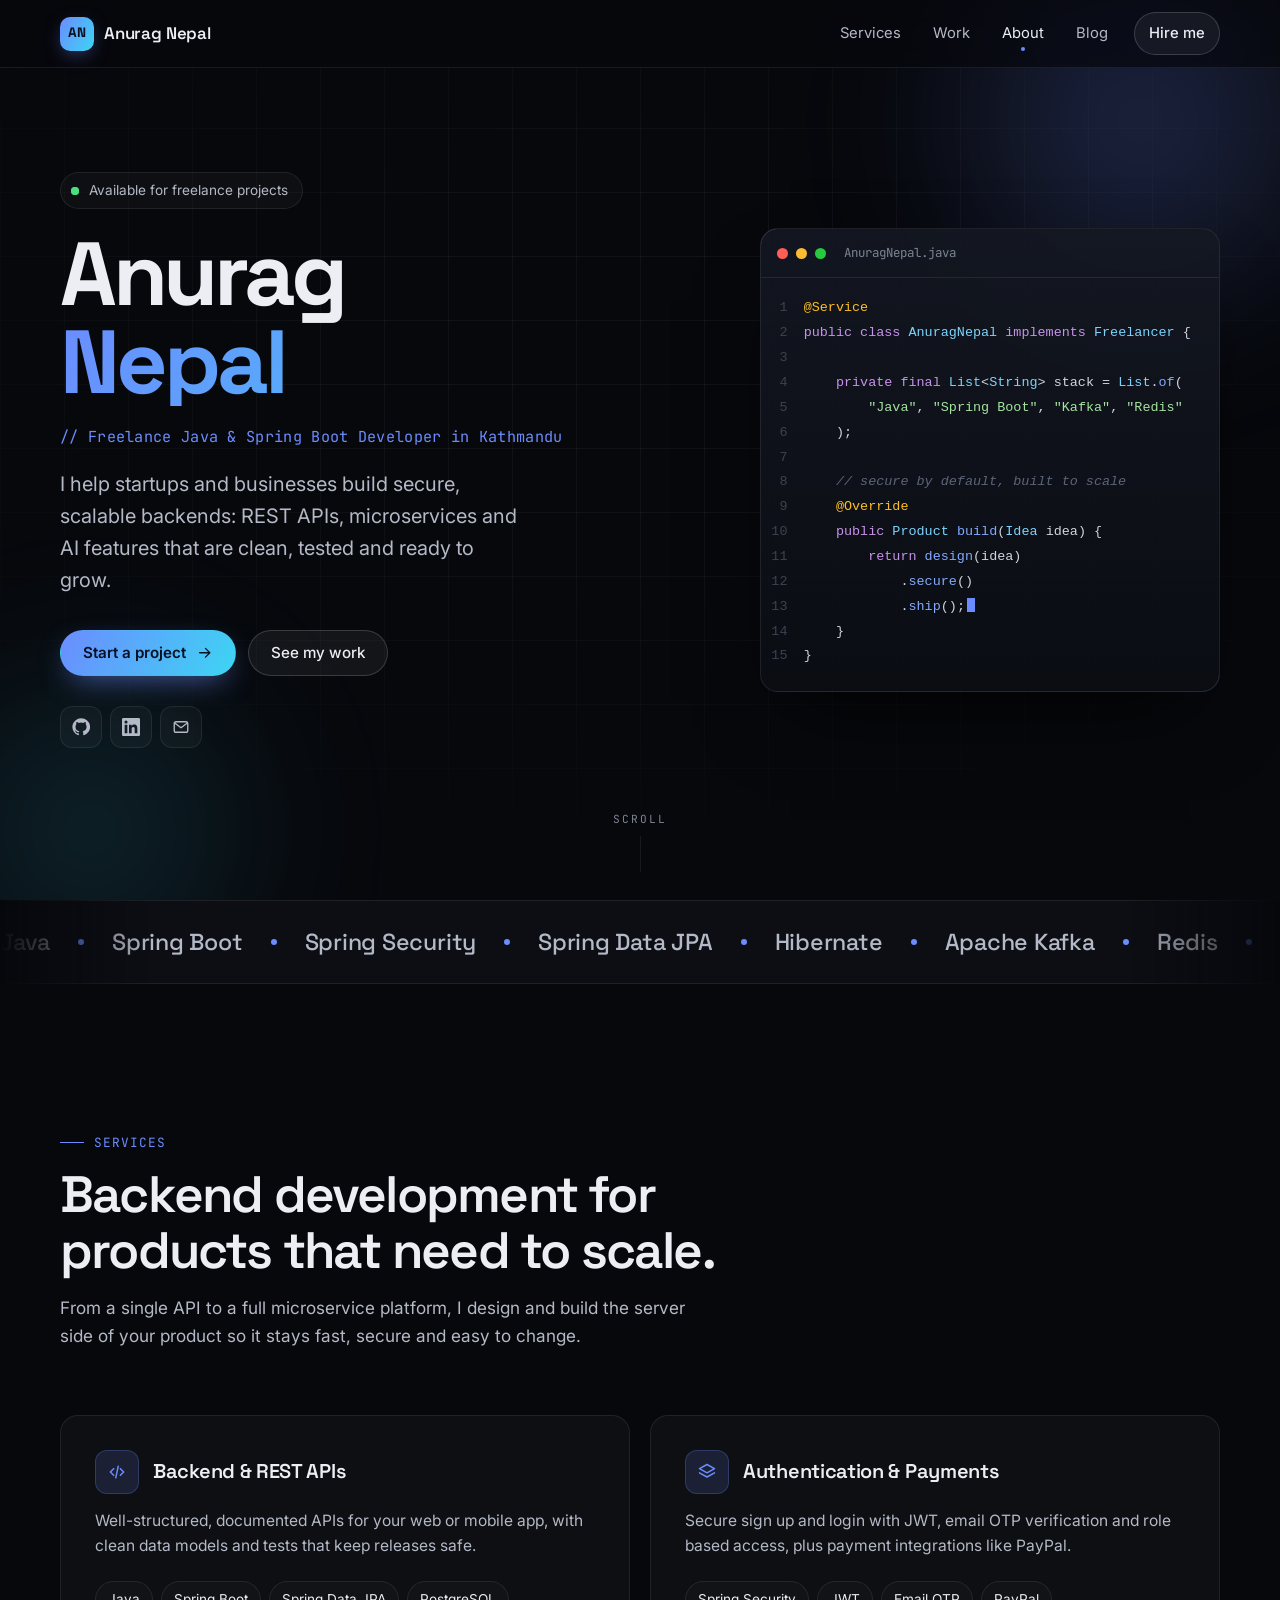
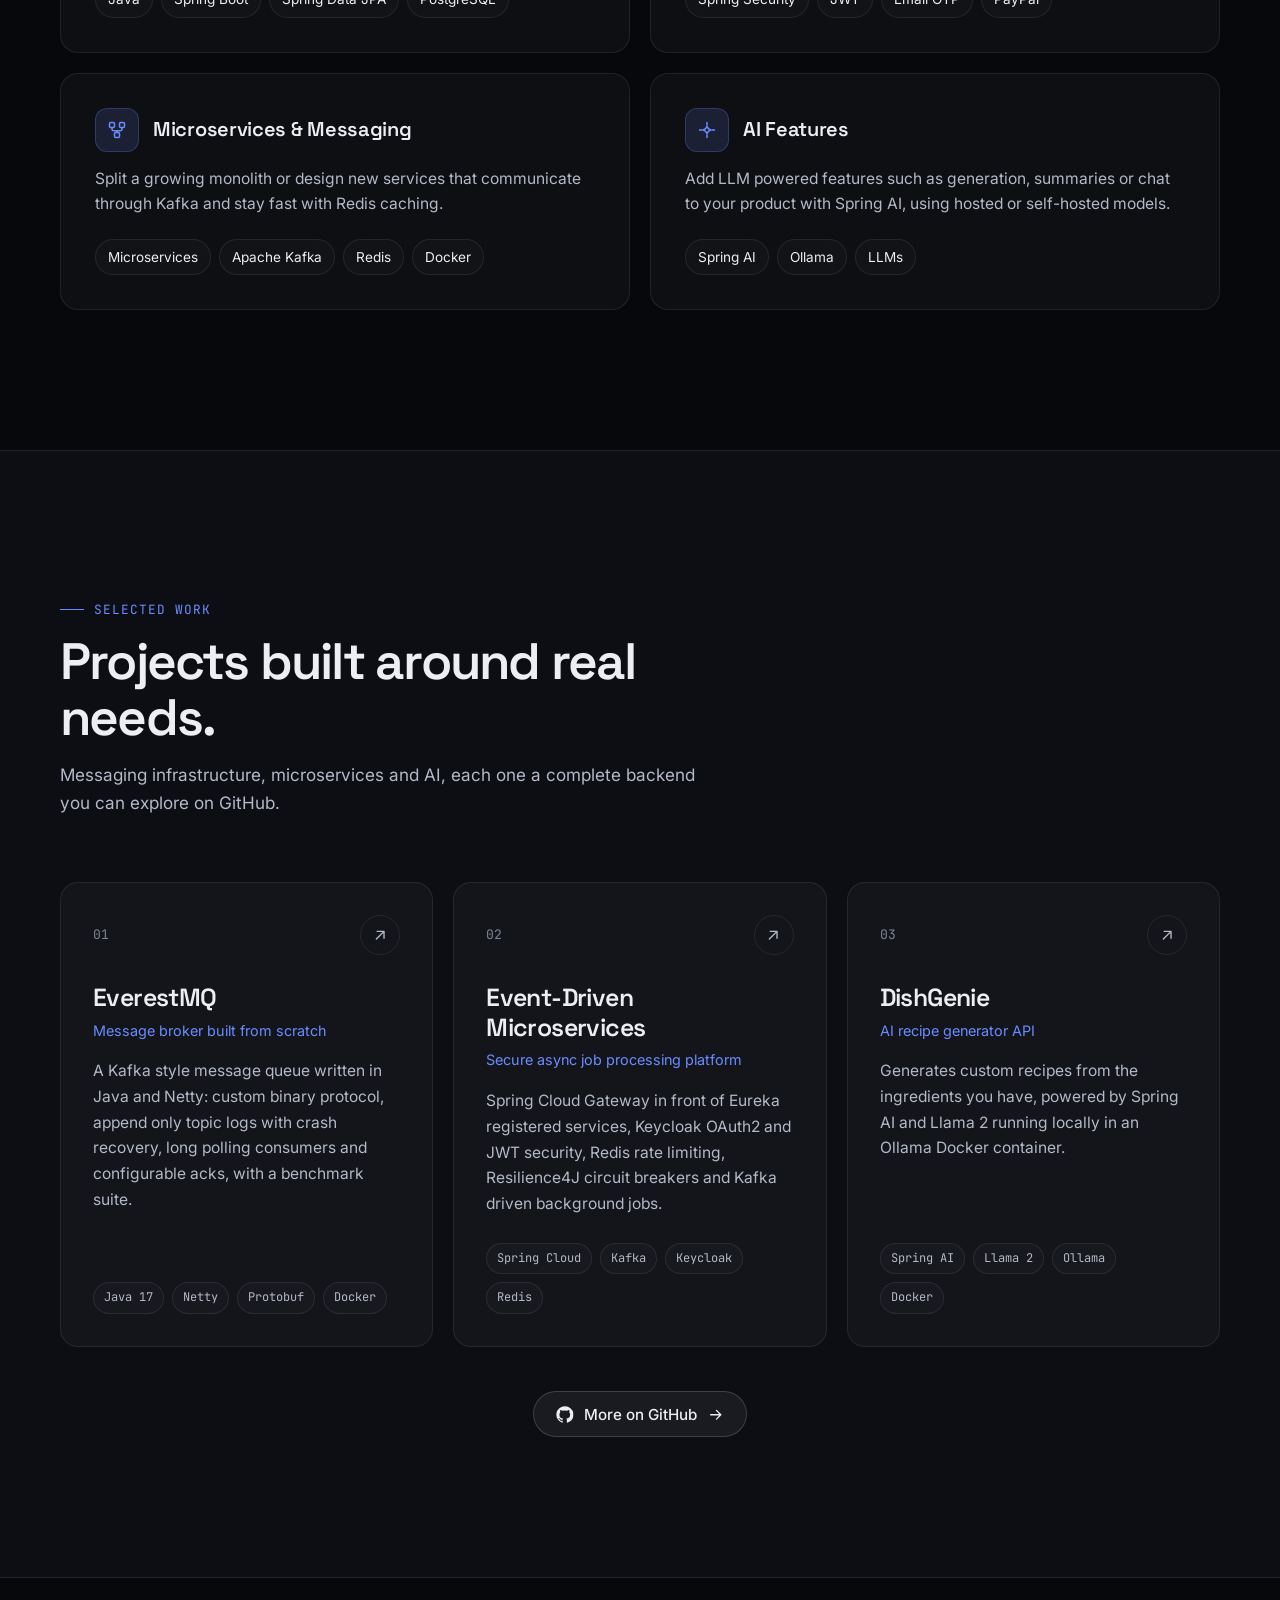
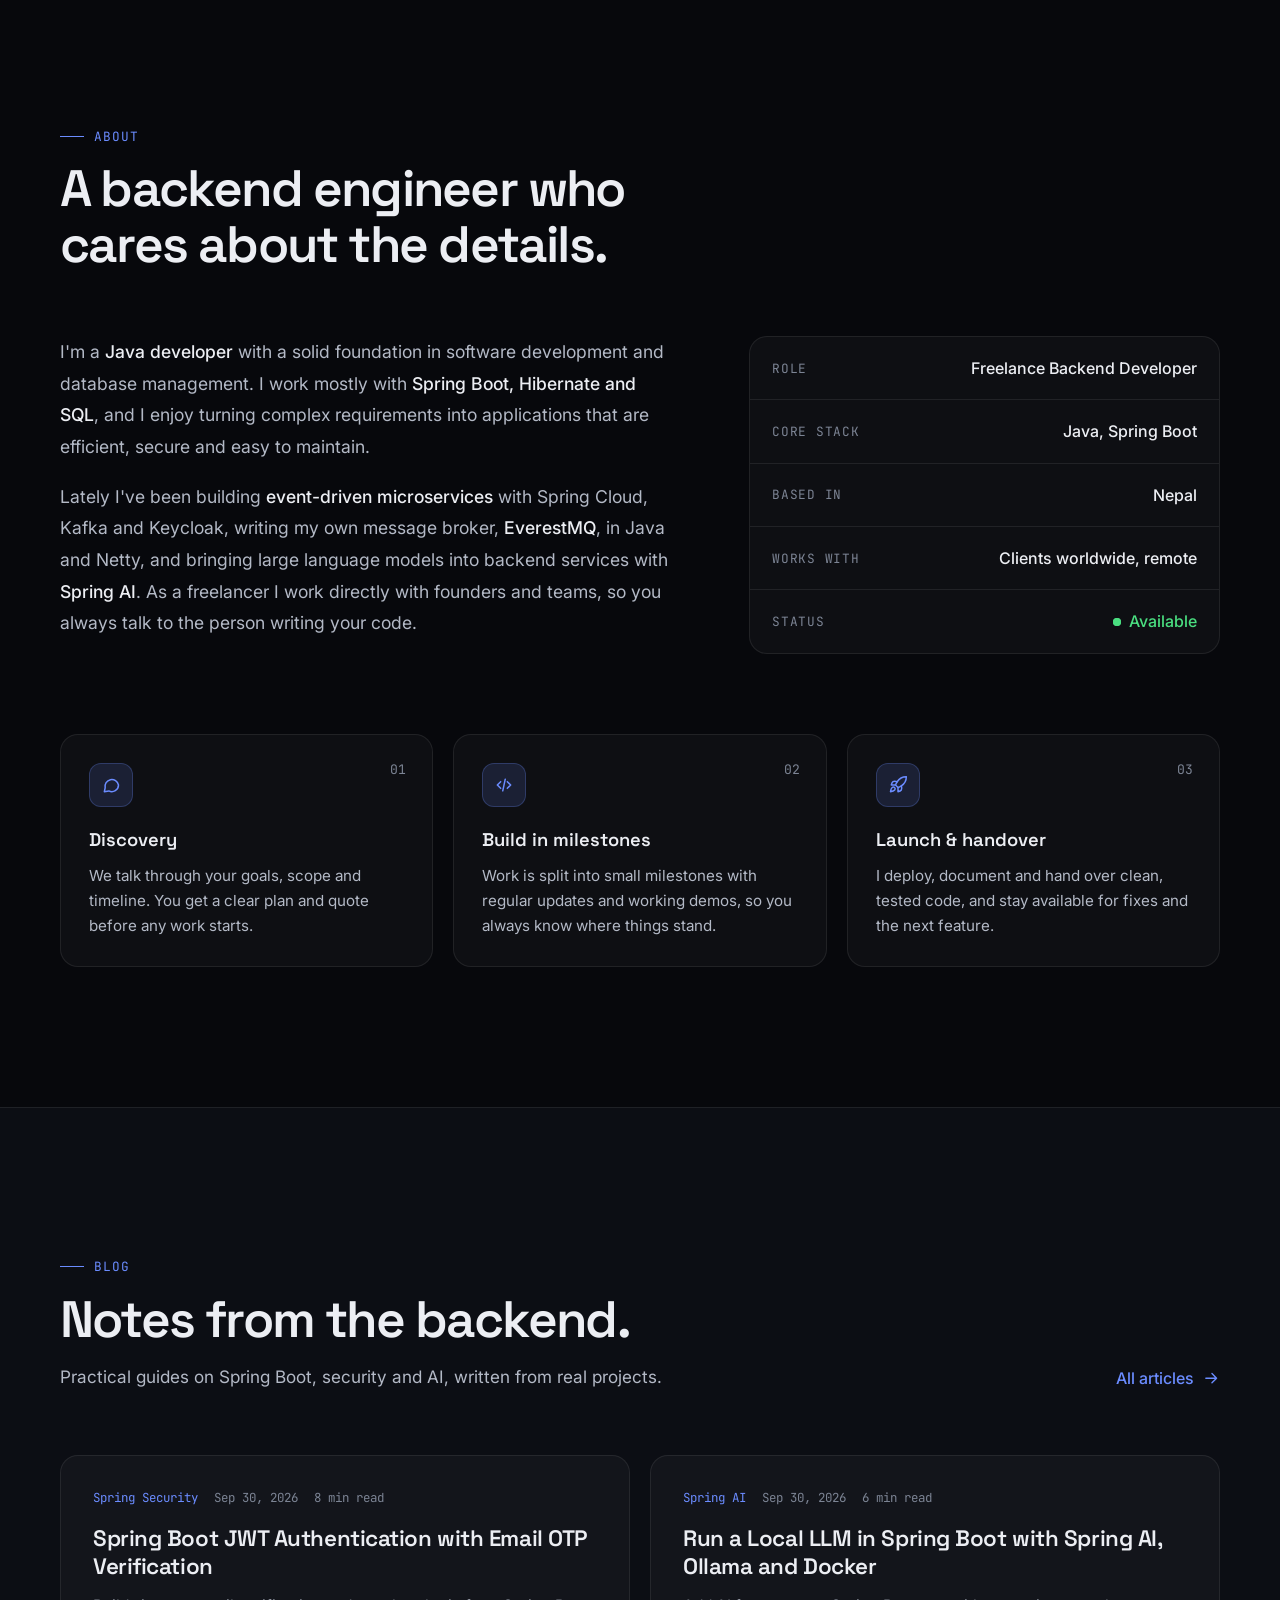
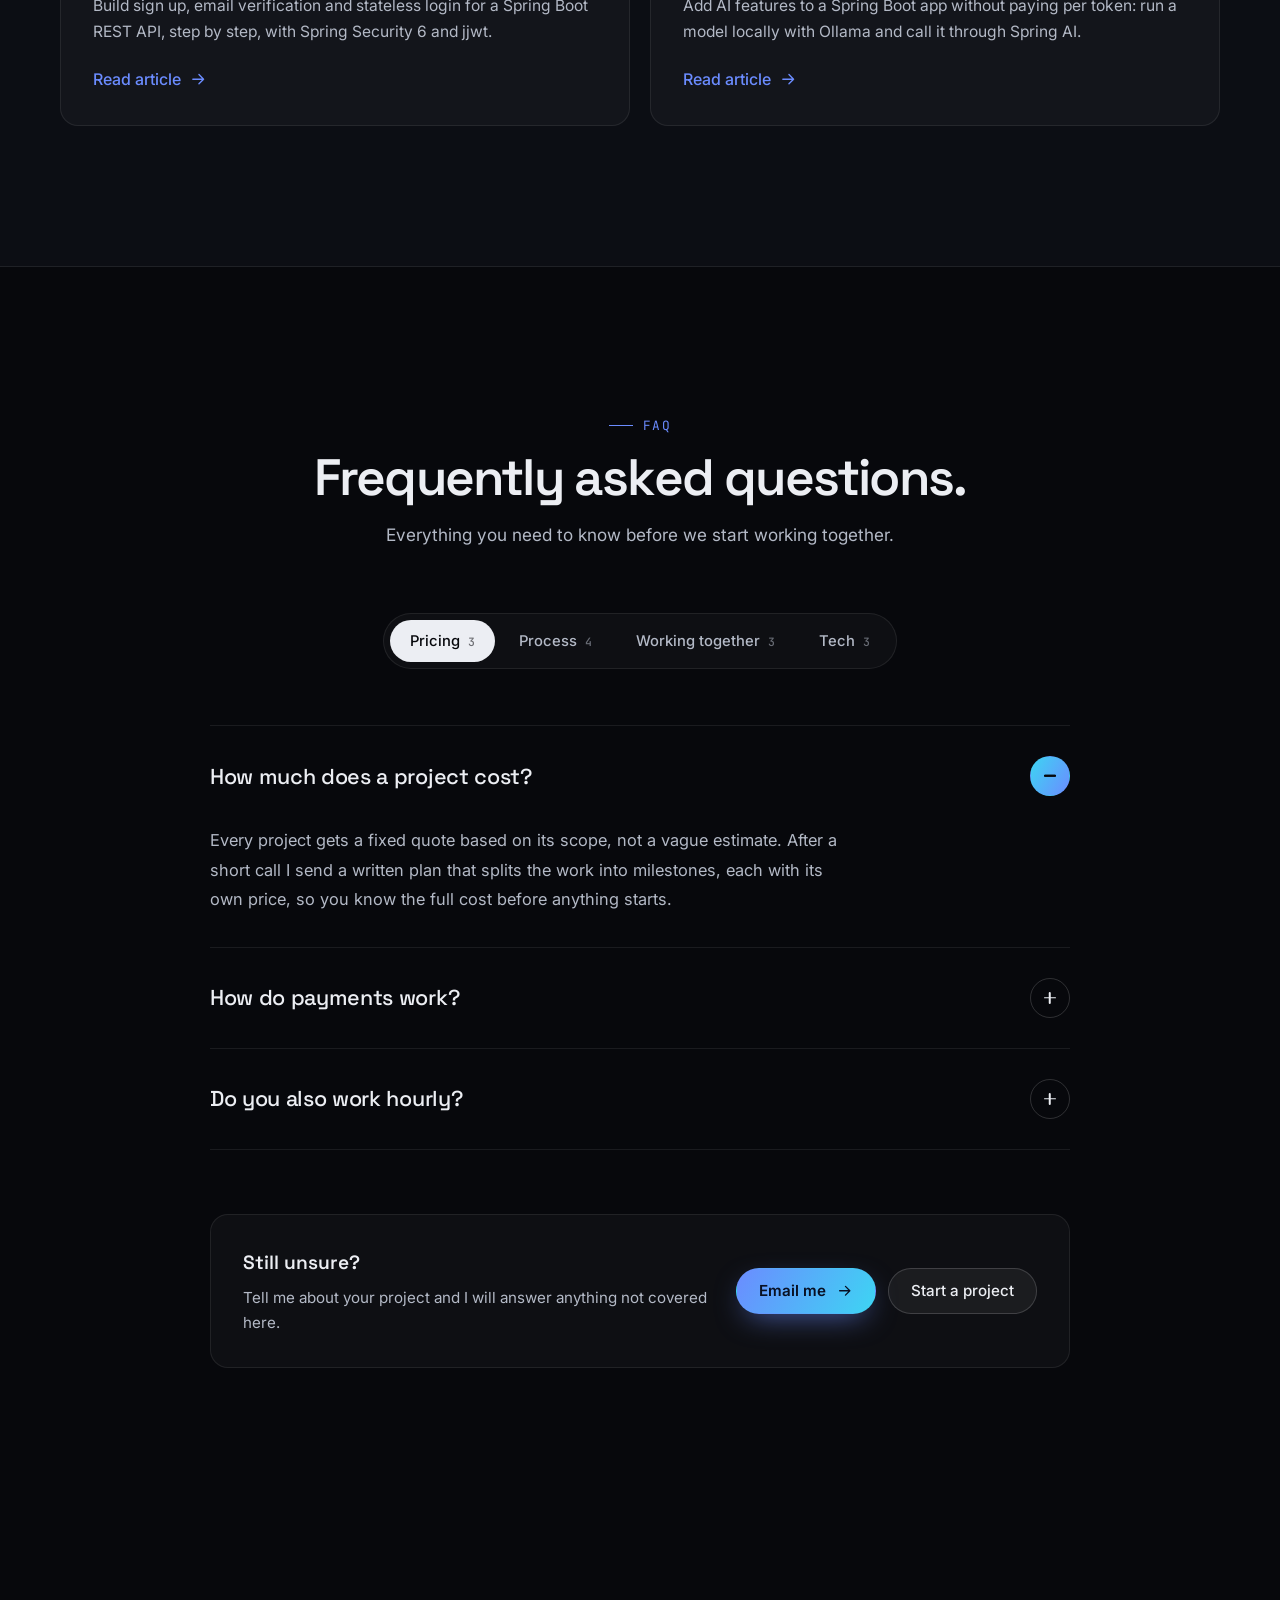
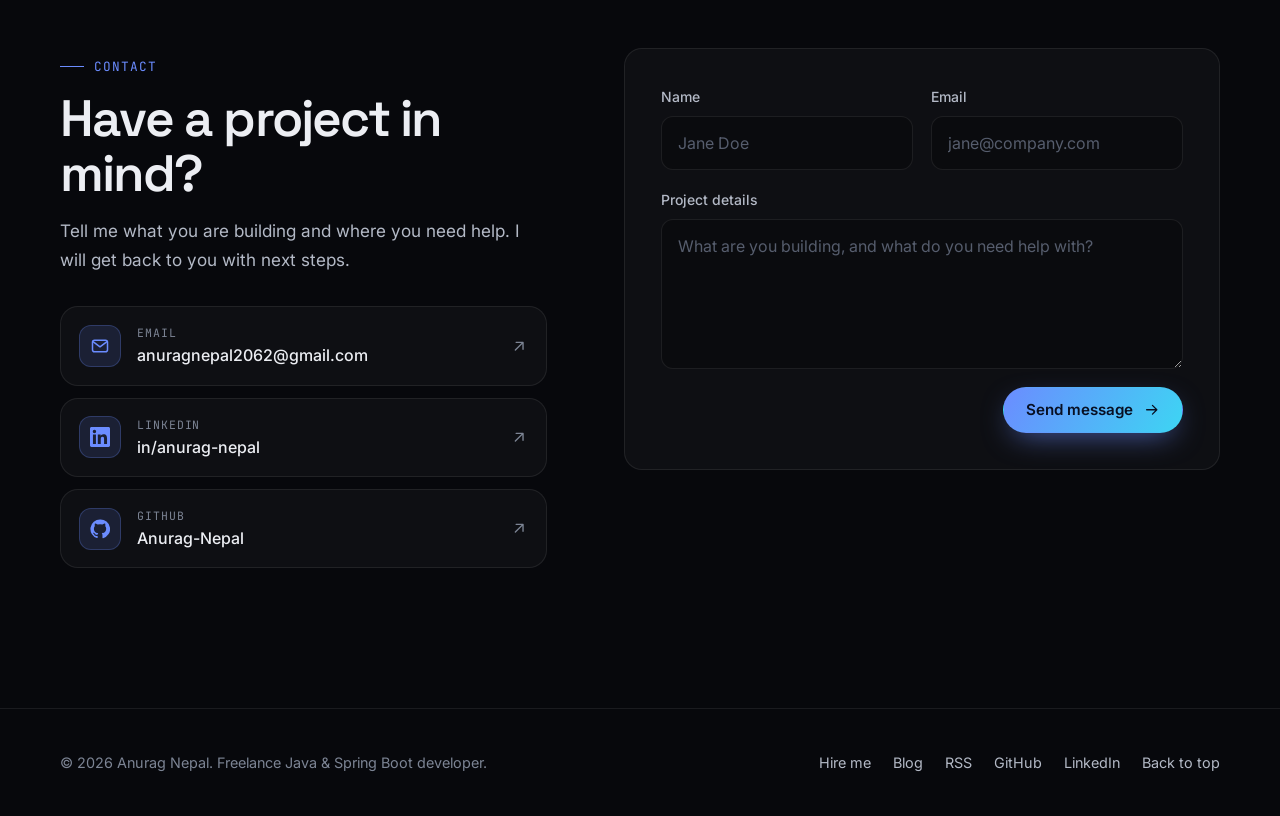
<file: index.html>
<!DOCTYPE html>
<html lang="en">
<head>
  <meta charset="UTF-8">
  <meta name="viewport" content="width=device-width, initial-scale=1, viewport-fit=cover">

  <title>Anurag Nepal | Java &amp; Spring Boot Developer in Kathmandu, Nepal</title>
  <meta name="description" content="Freelance Java and Spring Boot developer in Kathmandu, Nepal. I build secure, scalable REST APIs, microservices and AI features for clients in Nepal and worldwide.">
  <meta name="author" content="Anurag Nepal">
  <meta name="robots" content="index, follow, max-image-preview:large, max-snippet:-1, max-video-preview:-1">
  <link rel="canonical" href="https://anuragnepal.com.np/">
  <meta name="theme-color" content="#07080c">

  <meta property="og:type" content="profile">
  <meta property="og:site_name" content="Anurag Nepal">
  <meta property="og:locale" content="en_US">
  <meta property="og:url" content="https://anuragnepal.com.np/">
  <meta property="og:title" content="Anurag Nepal | Java &amp; Spring Boot Developer in Kathmandu, Nepal">
  <meta property="og:description" content="Secure, scalable REST APIs, microservices and AI features built with Java and Spring Boot. See my work and start a project.">
  <meta property="og:image" content="https://anuragnepal.com.np/og-image.png">
  <meta property="og:image:width" content="1200">
  <meta property="og:image:height" content="630">
  <meta property="og:image:alt" content="Anurag Nepal, freelance Java and Spring Boot developer">
  <meta property="profile:first_name" content="Anurag">
  <meta property="profile:last_name" content="Nepal">

  <meta name="twitter:card" content="summary_large_image">
  <meta name="twitter:creator" content="@anuragnepal2062">
  <meta name="twitter:title" content="Anurag Nepal | Java &amp; Spring Boot Developer in Kathmandu, Nepal">
  <meta name="twitter:description" content="Secure, scalable REST APIs, microservices and AI features built with Java and Spring Boot.">
  <meta name="twitter:image" content="https://anuragnepal.com.np/og-image.png">

  <link rel="icon" href="/favicon.svg" type="image/svg+xml">
  <link rel="apple-touch-icon" href="/apple-touch-icon.png">
  <link rel="manifest" href="/site.webmanifest">
  <link rel="alternate" type="application/rss+xml" title="Anurag Nepal Blog" href="/feed.xml">

  <link rel="preconnect" href="https://fonts.googleapis.com">
  <link rel="preconnect" href="https://fonts.gstatic.com" crossorigin>
  <link rel="stylesheet" href="https://fonts.googleapis.com/css2?family=Inter:wght@400;500;600&family=JetBrains+Mono:wght@400;500&family=Space+Grotesk:wght@500;600;700&display=swap">
  <link rel="stylesheet" href="/assets/css/main.css">
  <script src="/assets/js/main.js" defer></script>

  <script type="application/ld+json">
  {
    "@context": "https://schema.org",
    "@graph": [
      {
        "@type": "WebSite",
        "@id": "https://anuragnepal.com.np/#website",
        "url": "https://anuragnepal.com.np/",
        "name": "Anurag Nepal",
        "inLanguage": "en",
        "publisher": { "@id": "https://anuragnepal.com.np/#person" }
      },
      {
        "@type": "ProfilePage",
        "@id": "https://anuragnepal.com.np/#profilepage",
        "url": "https://anuragnepal.com.np/",
        "name": "Anurag Nepal | Freelance Java & Spring Boot Developer",
        "isPartOf": { "@id": "https://anuragnepal.com.np/#website" },
        "mainEntity": { "@id": "https://anuragnepal.com.np/#person" },
        "primaryImageOfPage": "https://anuragnepal.com.np/og-image.png",
        "dateModified": "2026-09-30",
        "inLanguage": "en"
      },
      {
        "@type": "Person",
        "@id": "https://anuragnepal.com.np/#person",
        "name": "Anurag Nepal",
        "givenName": "Anurag",
        "familyName": "Nepal",
        "url": "https://anuragnepal.com.np/",
        "image": "https://anuragnepal.com.np/og-image.png",
        "jobTitle": "Java and Spring Boot Developer",
        "description": "Freelance Java and Spring Boot developer in Kathmandu, Nepal, building secure, scalable REST APIs, microservices and AI features with Java and Spring Boot.",
        "email": "mailto:anuragnepal2062@gmail.com",
        "address": { "@type": "PostalAddress", "addressLocality": "Kathmandu", "addressRegion": "Bagmati", "addressCountry": "NP" },
        "homeLocation": { "@type": "Place", "name": "Kathmandu, Nepal" },
        "sameAs": [
          "https://www.linkedin.com/in/anurag-nepal/",
          "https://github.com/Anurag-Nepal",
          "https://x.com/anuragnepal2062"
        ],
        "knowsAbout": [
          "Java", "Spring Boot", "Spring Security", "Spring Data JPA", "Hibernate", "Spring AI",
          "Apache Kafka", "Redis", "MySQL", "PostgreSQL", "Microservices", "Docker",
          "Spring Cloud", "Keycloak", "Netty", "Message Queues",
          "REST APIs", "JWT Authentication"
        ],
        "makesOffer": [
          { "@type": "Offer", "itemOffered": { "@type": "Service", "name": "Backend and REST API development" } },
          { "@type": "Offer", "itemOffered": { "@type": "Service", "name": "Authentication and payment integration" } },
          { "@type": "Offer", "itemOffered": { "@type": "Service", "name": "Microservices and event-driven systems" } },
          { "@type": "Offer", "itemOffered": { "@type": "Service", "name": "AI and LLM feature integration" } }
        ]
      },
      {
        "@type": "FAQPage",
        "@id": "https://anuragnepal.com.np/#faq",
        "mainEntity": [
          { "@type": "Question", "name": "How much does a project cost?", "acceptedAnswer": { "@type": "Answer", "text": "Every project gets a fixed quote based on its scope, not a vague estimate. After a short call I send a written plan that splits the work into milestones, each with its own price, so you know the full cost before anything starts." } },
          { "@type": "Question", "name": "How do payments work?", "acceptedAnswer": { "@type": "Answer", "text": "You pay per milestone, as agreed in the quote. Each milestone ends with working software you can try yourself, so you only pay for progress you have already seen." } },
          { "@type": "Question", "name": "Do you also work hourly?", "acceptedAnswer": { "@type": "Answer", "text": "Yes, for ongoing work such as maintenance, small changes or joining your team long term. For a clearly defined project, a fixed quote per milestone is usually simpler for both of us." } },
          { "@type": "Question", "name": "How do we get started?", "acceptedAnswer": { "@type": "Answer", "text": "Send a message through the contact form or email me with what you are building and where you need help. I reply with a few questions and a time for a short call, then send a written plan and quote." } },
          { "@type": "Question", "name": "How long does a project take?", "acceptedAnswer": { "@type": "Answer", "text": "It depends on the scope, and you will know before we start: every milestone in the quote has its own timeline. Work ships in small steps with working demos, so you see progress along the way instead of waiting for one big reveal." } },
          { "@type": "Question", "name": "How will I know how things are going?", "acceptedAnswer": { "@type": "Answer", "text": "You get regular written updates, access to the code as it is written and a working demo at the end of every milestone. If a decision is needed or something changes, you hear about it right away, not at the deadline." } },
          { "@type": "Question", "name": "What happens after launch?", "acceptedAnswer": { "@type": "Answer", "text": "I stay available for bug fixes, small changes and the next feature. Many projects continue as ongoing work once the first version is live." } },
          { "@type": "Question", "name": "Do you work with clients outside Nepal?", "acceptedAnswer": { "@type": "Answer", "text": "Yes. I work remotely with clients worldwide and communicate in English over email, chat and video calls. We agree on a regular time for calls that suits your time zone." } },
          { "@type": "Question", "name": "Can you work on an existing codebase?", "acceptedAnswer": { "@type": "Answer", "text": "Yes. I start by running your project locally and reading through the code, then make small, tested changes so nothing that already works breaks." } },
          { "@type": "Question", "name": "Who owns the code?", "acceptedAnswer": { "@type": "Answer", "text": "You do. The code lives in your repository from the first commit, and you own all of it once the work is paid for." } },
          { "@type": "Question", "name": "What kind of projects do you take on?", "acceptedAnswer": { "@type": "Answer", "text": "Backend work in Java and Spring Boot: new REST APIs, features for an existing Spring app, authentication and payments, microservices with Kafka, and AI features with Spring AI. I focus on the server side and work alongside your frontend developer or team." } },
          { "@type": "Question", "name": "Which technologies do you use?", "acceptedAnswer": { "@type": "Answer", "text": "Java and Spring Boot at the core, with Spring Security, Spring Data JPA and Hibernate, PostgreSQL or MySQL for data, Kafka and Redis for messaging and caching, Docker for deployment and Spring AI for LLM features." } },
          { "@type": "Question", "name": "Do you write tests and documentation?", "acceptedAnswer": { "@type": "Answer", "text": "Yes. The important paths are covered by automated tests, your frontend team gets API documentation to build against, and the repository includes a README that explains how to run and deploy it." } }
        ]
      },
      {
        "@type": "SoftwareSourceCode",
        "name": "EverestMQ",
        "description": "Message broker built from scratch in Java and Netty with a custom binary protocol, append only topic logs, crash recovery, long polling consumers and configurable acknowledgment policies.",
        "codeRepository": "https://github.com/Anurag-Nepal/EverestMQ",
        "programmingLanguage": "Java",
        "author": { "@id": "https://anuragnepal.com.np/#person" }
      },
      {
        "@type": "SoftwareSourceCode",
        "name": "Event-Driven Microservices",
        "description": "Microservices platform with Spring Cloud Gateway, Eureka, Keycloak OAuth2 and JWT, Redis rate limiting, Resilience4J circuit breakers and Kafka based asynchronous job processing.",
        "codeRepository": "https://github.com/Anurag-Nepal/Event-Driven-Microservices-with-Spring-Cloud-Gateway-and-Kafka",
        "programmingLanguage": "Java",
        "author": { "@id": "https://anuragnepal.com.np/#person" }
      },
      {
        "@type": "SoftwareSourceCode",
        "name": "DishGenie",
        "description": "AI recipe generator API built with Spring Boot and Spring AI, running Llama 2 locally in an Ollama Docker container.",
        "codeRepository": "https://github.com/Anurag-Nepal/DishGenie-AI-receipe-Generator",
        "programmingLanguage": "Java",
        "author": { "@id": "https://anuragnepal.com.np/#person" }
      }
    ]
  }
  </script>
</head>
<body>
  <a class="skip-link" href="#main">Skip to content</a>
  <div class="progress" aria-hidden="true"></div>

  <header class="site-header" id="top">
    <nav class="container nav" aria-label="Primary">
      <a class="brand" href="/" aria-label="Anurag Nepal, home">
        <span class="brand-mark" aria-hidden="true">AN</span>
        <span>Anurag Nepal</span>
      </a>
      <button class="menu-toggle" type="button" aria-expanded="false" aria-controls="nav-menu" aria-label="Open menu">
        <span></span><span></span>
      </button>
      <div class="nav-menu" id="nav-menu">
        <ul class="nav-links">
          <li><a href="#services" data-section="services">Services</a></li>
          <li><a href="#work" data-section="work">Work</a></li>
          <li><a href="#about" data-section="about">About</a></li>
          <li><a href="/blog/">Blog</a></li>
          <li class="nav-cta"><a class="btn btn-sm" href="/hire-spring-boot-developer/">Hire me</a></li>
        </ul>
      </div>
    </nav>
  </header>

  <main id="main">
    <section class="hero" aria-labelledby="hero-title">
      <div class="hero-bg" aria-hidden="true">
        <div class="hero-grid"></div>
        <div class="orb orb-1"></div>
        <div class="orb orb-2"></div>
      </div>

      <div class="container hero-inner">
        <div class="hero-copy">
          <p class="pill"><span class="status-dot" aria-hidden="true"></span>Available for freelance projects</p>
          <h1 id="hero-title">
            <span>Anurag</span>
            <span class="gradient-text">Nepal</span>
          </h1>
          <p class="hero-role">// Freelance Java &amp; Spring Boot Developer in Kathmandu</p>
          <p class="hero-lede">I help startups and businesses build secure, scalable backends: REST APIs, microservices and AI features that are clean, tested and ready to grow.</p>
          <div class="hero-actions">
            <a class="btn btn-primary" href="#contact">
              Start a project
              <svg class="icon icon-arrow" aria-hidden="true"><use href="/assets/icons.svg#arrow"/></svg>
            </a>
            <a class="btn" href="#work">See my work</a>
          </div>
          <div class="socials">
            <a class="social" href="https://github.com/Anurag-Nepal" target="_blank" rel="noopener me" aria-label="GitHub profile">
              <svg class="icon" aria-hidden="true"><use href="/assets/icons.svg#github"/></svg>
            </a>
            <a class="social" href="https://www.linkedin.com/in/anurag-nepal/" target="_blank" rel="noopener me" aria-label="LinkedIn profile">
              <svg class="icon" aria-hidden="true"><use href="/assets/icons.svg#linkedin"/></svg>
            </a>
            <a class="social" href="mailto:anuragnepal2062@gmail.com" aria-label="Send an email">
              <svg class="icon" aria-hidden="true"><use href="/assets/icons.svg#mail"/></svg>
            </a>
          </div>
        </div>

        <div class="hero-visual" aria-hidden="true">
          <div class="code-window">
            <div class="code-bar"><i></i><i></i><i></i><span class="code-file">AnuragNepal.java</span></div>
<pre class="code"><code><span class="l"><span class="tk-an">@Service</span></span><span class="l"><span class="tk-kw">public class</span> <span class="tk-ty">AnuragNepal</span> <span class="tk-kw">implements</span> <span class="tk-ty">Freelancer</span> <span class="tk-pl">{</span></span><span class="l"> </span><span class="l">    <span class="tk-kw">private final</span> <span class="tk-ty">List</span><span class="tk-pl">&lt;</span><span class="tk-ty">String</span><span class="tk-pl">&gt; stack =</span> <span class="tk-ty">List</span><span class="tk-pl">.</span><span class="tk-fn">of</span><span class="tk-pl">(</span></span><span class="l">        <span class="tk-st">"Java"</span><span class="tk-pl">,</span> <span class="tk-st">"Spring Boot"</span><span class="tk-pl">,</span> <span class="tk-st">"Kafka"</span><span class="tk-pl">,</span> <span class="tk-st">"Redis"</span></span><span class="l">    <span class="tk-pl">);</span></span><span class="l"> </span><span class="l">    <span class="tk-cm">// secure by default, built to scale</span></span><span class="l">    <span class="tk-an">@Override</span></span><span class="l">    <span class="tk-kw">public</span> <span class="tk-ty">Product</span> <span class="tk-fn">build</span><span class="tk-pl">(</span><span class="tk-ty">Idea</span> <span class="tk-pl">idea) {</span></span><span class="l">        <span class="tk-kw">return</span> <span class="tk-fn">design</span><span class="tk-pl">(idea)</span></span><span class="l">            <span class="tk-pl">.</span><span class="tk-fn">secure</span><span class="tk-pl">()</span></span><span class="l">            <span class="tk-pl">.</span><span class="tk-fn">ship</span><span class="tk-pl">();</span><span class="caret"></span></span><span class="l">    <span class="tk-pl">}</span></span><span class="l"><span class="tk-pl">}</span></span></code></pre>
          </div>
        </div>
      </div>

      <a class="scroll-cue" href="#services" aria-label="Scroll to services">Scroll<span></span></a>
    </section>

    <div class="marquee" aria-label="Technologies I work with">
      <div class="marquee-track">
        <ul>
          <li>Java</li><li>Spring Boot</li><li>Spring Security</li><li>Spring Data JPA</li><li>Hibernate</li><li>Apache Kafka</li><li>Redis</li><li>PostgreSQL</li><li>MySQL</li><li>Microservices</li><li>Spring AI</li><li>Docker</li>
        </ul>
        <ul aria-hidden="true">
          <li>Java</li><li>Spring Boot</li><li>Spring Security</li><li>Spring Data JPA</li><li>Hibernate</li><li>Apache Kafka</li><li>Redis</li><li>PostgreSQL</li><li>MySQL</li><li>Microservices</li><li>Spring AI</li><li>Docker</li>
        </ul>
      </div>
    </div>

    <section class="section" id="services" aria-labelledby="services-title">
      <div class="container">
        <header class="section-head reveal">
          <span class="eyebrow">Services</span>
          <h2 id="services-title">Backend development for products that need to scale.</h2>
          <p class="section-sub">From a single API to a full microservice platform, I design and build the server side of your product so it stays fast, secure and easy to change.</p>
        </header>
        <div class="services-grid stagger">
          <article class="card service reveal">
            <div class="service-head">
              <span class="card-icon" aria-hidden="true"><svg class="icon"><use href="/assets/icons.svg#code"/></svg></span>
              <h3>Backend &amp; REST APIs</h3>
            </div>
            <p>Well-structured, documented APIs for your web or mobile app, with clean data models and tests that keep releases safe.</p>
            <ul class="chips">
              <li class="chip">Java</li><li class="chip">Spring Boot</li><li class="chip">Spring Data JPA</li><li class="chip">PostgreSQL</li>
            </ul>
          </article>
          <article class="card service reveal">
            <div class="service-head">
              <span class="card-icon" aria-hidden="true"><svg class="icon"><use href="/assets/icons.svg#layers"/></svg></span>
              <h3>Authentication &amp; Payments</h3>
            </div>
            <p>Secure sign up and login with JWT, email OTP verification and role based access, plus payment integrations like PayPal.</p>
            <ul class="chips">
              <li class="chip">Spring Security</li><li class="chip">JWT</li><li class="chip">Email OTP</li><li class="chip">PayPal</li>
            </ul>
          </article>
          <article class="card service reveal">
            <div class="service-head">
              <span class="card-icon" aria-hidden="true"><svg class="icon"><use href="/assets/icons.svg#nodes"/></svg></span>
              <h3>Microservices &amp; Messaging</h3>
            </div>
            <p>Split a growing monolith or design new services that communicate through Kafka and stay fast with Redis caching.</p>
            <ul class="chips">
              <li class="chip">Microservices</li><li class="chip">Apache Kafka</li><li class="chip">Redis</li><li class="chip">Docker</li>
            </ul>
          </article>
          <article class="card service reveal">
            <div class="service-head">
              <span class="card-icon" aria-hidden="true"><svg class="icon"><use href="/assets/icons.svg#spark"/></svg></span>
              <h3>AI Features</h3>
            </div>
            <p>Add LLM powered features such as generation, summaries or chat to your product with Spring AI, using hosted or self-hosted models.</p>
            <ul class="chips">
              <li class="chip">Spring AI</li><li class="chip">Ollama</li><li class="chip">LLMs</li>
            </ul>
          </article>
        </div>
      </div>
    </section>

    <section class="section section-alt" id="work" aria-labelledby="work-title">
      <div class="container">
        <header class="section-head reveal">
          <span class="eyebrow">Selected work</span>
          <h2 id="work-title">Projects built around real needs.</h2>
          <p class="section-sub">Messaging infrastructure, microservices and AI, each one a complete backend you can explore on GitHub.</p>
        </header>
        <div class="projects-grid stagger">
          <article class="card project reveal">
            <div class="project-top">
              <span class="project-num">01</span>
              <span class="project-arrow" aria-hidden="true"><svg class="icon"><use href="/assets/icons.svg#arrow-up-right"/></svg></span>
            </div>
            <h3><a href="https://github.com/Anurag-Nepal/EverestMQ" target="_blank" rel="noopener">EverestMQ</a></h3>
            <p class="project-kicker">Message broker built from scratch</p>
            <p class="project-desc">A Kafka style message queue written in Java and Netty: custom binary protocol, append only topic logs with crash recovery, long polling consumers and configurable acks, with a benchmark suite.</p>
            <ul class="chips chips-mono" aria-label="Technologies">
              <li class="chip">Java 17</li><li class="chip">Netty</li><li class="chip">Protobuf</li><li class="chip">Docker</li>
            </ul>
          </article>
          <article class="card project reveal">
            <div class="project-top">
              <span class="project-num">02</span>
              <span class="project-arrow" aria-hidden="true"><svg class="icon"><use href="/assets/icons.svg#arrow-up-right"/></svg></span>
            </div>
            <h3><a href="https://github.com/Anurag-Nepal/Event-Driven-Microservices-with-Spring-Cloud-Gateway-and-Kafka" target="_blank" rel="noopener">Event-Driven Microservices</a></h3>
            <p class="project-kicker">Secure async job processing platform</p>
            <p class="project-desc">Spring Cloud Gateway in front of Eureka registered services, Keycloak OAuth2 and JWT security, Redis rate limiting, Resilience4J circuit breakers and Kafka driven background jobs.</p>
            <ul class="chips chips-mono" aria-label="Technologies">
              <li class="chip">Spring Cloud</li><li class="chip">Kafka</li><li class="chip">Keycloak</li><li class="chip">Redis</li>
            </ul>
          </article>
          <article class="card project reveal">
            <div class="project-top">
              <span class="project-num">03</span>
              <span class="project-arrow" aria-hidden="true"><svg class="icon"><use href="/assets/icons.svg#arrow-up-right"/></svg></span>
            </div>
            <h3><a href="https://github.com/Anurag-Nepal/DishGenie-AI-receipe-Generator" target="_blank" rel="noopener">DishGenie</a></h3>
            <p class="project-kicker">AI recipe generator API</p>
            <p class="project-desc">Generates custom recipes from the ingredients you have, powered by Spring AI and Llama 2 running locally in an Ollama Docker container.</p>
            <ul class="chips chips-mono" aria-label="Technologies">
              <li class="chip">Spring AI</li><li class="chip">Llama 2</li><li class="chip">Ollama</li><li class="chip">Docker</li>
            </ul>
          </article>
        </div>
        <div class="center-row reveal">
          <a class="btn" href="https://github.com/Anurag-Nepal?tab=repositories" target="_blank" rel="noopener">
            <svg class="icon" aria-hidden="true"><use href="/assets/icons.svg#github"/></svg>
            More on GitHub
            <svg class="icon icon-arrow" aria-hidden="true"><use href="/assets/icons.svg#arrow"/></svg>
          </a>
        </div>
      </div>
    </section>

    <section class="section" id="about" aria-labelledby="about-title">
      <div class="container">
        <header class="section-head reveal">
          <span class="eyebrow">About</span>
          <h2 id="about-title">A backend engineer who cares about the details.</h2>
        </header>
        <div class="about-grid">
          <div class="about-copy reveal">
            <p>I'm a <strong>Java developer</strong> with a solid foundation in software development and database management. I work mostly with <strong>Spring Boot, Hibernate and SQL</strong>, and I enjoy turning complex requirements into applications that are efficient, secure and easy to maintain.</p>
            <p>Lately I've been building <strong>event-driven microservices</strong> with Spring Cloud, Kafka and Keycloak, writing my own message broker, <strong>EverestMQ</strong>, in Java and Netty, and bringing large language models into backend services with <strong>Spring AI</strong>. As a freelancer I work directly with founders and teams, so you always talk to the person writing your code.</p>
          </div>
          <ul class="facts reveal" aria-label="Quick facts">
            <li><span class="k">Role</span><span class="v">Freelance Backend Developer</span></li>
            <li><span class="k">Core stack</span><span class="v">Java, Spring Boot</span></li>
            <li><span class="k">Based in</span><span class="v">Nepal</span></li>
            <li><span class="k">Works with</span><span class="v">Clients worldwide, remote</span></li>
            <li><span class="k">Status</span><span class="v ok"><span class="status-dot" aria-hidden="true"></span>Available</span></li>
          </ul>
        </div>

        <ol class="process stagger" aria-label="How I work">
          <li class="card step reveal">
            <span class="card-icon" aria-hidden="true"><svg class="icon"><use href="/assets/icons.svg#chat"/></svg></span>
            <h3>Discovery</h3>
            <p>We talk through your goals, scope and timeline. You get a clear plan and quote before any work starts.</p>
          </li>
          <li class="card step reveal">
            <span class="card-icon" aria-hidden="true"><svg class="icon"><use href="/assets/icons.svg#code"/></svg></span>
            <h3>Build in milestones</h3>
            <p>Work is split into small milestones with regular updates and working demos, so you always know where things stand.</p>
          </li>
          <li class="card step reveal">
            <span class="card-icon" aria-hidden="true"><svg class="icon"><use href="/assets/icons.svg#rocket"/></svg></span>
            <h3>Launch &amp; handover</h3>
            <p>I deploy, document and hand over clean, tested code, and stay available for fixes and the next feature.</p>
          </li>
        </ol>
      </div>
    </section>

    <section class="section section-alt" id="blog" aria-labelledby="blog-title">
      <div class="container">
        <header class="section-head section-head-row reveal">
          <div>
            <span class="eyebrow">Blog</span>
            <h2 id="blog-title">Notes from the backend.</h2>
            <p class="section-sub">Practical guides on Spring Boot, security and AI, written from real projects.</p>
          </div>
          <a class="link-arrow" href="/blog/">All articles <svg class="icon" aria-hidden="true"><use href="/assets/icons.svg#arrow"/></svg></a>
        </header>
        <div class="posts-grid stagger">
          <article class="card post-card reveal">
            <div class="post-meta">
              <span class="tag">Spring Security</span>
              <time datetime="2026-09-30">Sep 30, 2026</time>
              <span>8 min read</span>
            </div>
            <h3><a href="/blog/spring-boot-jwt-authentication-email-otp/">Spring Boot JWT Authentication with Email OTP Verification</a></h3>
            <p>Build sign up, email verification and stateless login for a Spring Boot REST API, step by step, with Spring Security 6 and jjwt.</p>
            <span class="link-arrow">Read article <svg class="icon" aria-hidden="true"><use href="/assets/icons.svg#arrow"/></svg></span>
          </article>
          <article class="card post-card reveal">
            <div class="post-meta">
              <span class="tag">Spring AI</span>
              <time datetime="2026-09-30">Sep 30, 2026</time>
              <span>6 min read</span>
            </div>
            <h3><a href="/blog/spring-ai-ollama-local-llm-docker/">Run a Local LLM in Spring Boot with Spring AI, Ollama and Docker</a></h3>
            <p>Add AI features to a Spring Boot app without paying per token: run a model locally with Ollama and call it through Spring AI.</p>
            <span class="link-arrow">Read article <svg class="icon" aria-hidden="true"><use href="/assets/icons.svg#arrow"/></svg></span>
          </article>
        </div>
      </div>
    </section>

    <section class="section faq" id="faq" aria-labelledby="faq-title">
      <div class="container">
        <header class="section-head faq-head reveal">
          <span class="eyebrow">FAQ</span>
          <h2 id="faq-title">Frequently asked questions.</h2>
          <p class="section-sub">Everything you need to know before we start working together.</p>
        </header>
        <div class="faq-tabs reveal" role="tablist" aria-label="FAQ topics" hidden>
          <button type="button" role="tab" id="faq-tab-pricing" aria-controls="faq-panel-pricing" aria-selected="true">Pricing <span class="faq-count">3</span></button>
          <button type="button" role="tab" id="faq-tab-process" aria-controls="faq-panel-process" aria-selected="false" tabindex="-1">Process <span class="faq-count">4</span></button>
          <button type="button" role="tab" id="faq-tab-working" aria-controls="faq-panel-working" aria-selected="false" tabindex="-1">Working together <span class="faq-count">3</span></button>
          <button type="button" role="tab" id="faq-tab-tech" aria-controls="faq-panel-tech" aria-selected="false" tabindex="-1">Tech <span class="faq-count">3</span></button>
        </div>
        <div class="faq-panels reveal">
          <div class="faq-panel" role="tabpanel" id="faq-panel-pricing" aria-labelledby="faq-tab-pricing">
            <h3 class="faq-panel-title">Pricing</h3>
            <details class="faq-item" name="faq-pricing" open>
              <summary><span class="faq-q">How much does a project cost?</span><span class="faq-toggle" aria-hidden="true"></span></summary>
              <div class="faq-a"><p>Every project gets a fixed quote based on its scope, not a vague estimate. After a short call I send a written plan that splits the work into milestones, each with its own price, so you know the full cost before anything starts.</p></div>
            </details>
            <details class="faq-item" name="faq-pricing">
              <summary><span class="faq-q">How do payments work?</span><span class="faq-toggle" aria-hidden="true"></span></summary>
              <div class="faq-a"><p>You pay per milestone, as agreed in the quote. Each milestone ends with working software you can try yourself, so you only pay for progress you have already seen.</p></div>
            </details>
            <details class="faq-item" name="faq-pricing">
              <summary><span class="faq-q">Do you also work hourly?</span><span class="faq-toggle" aria-hidden="true"></span></summary>
              <div class="faq-a"><p>Yes, for ongoing work such as maintenance, small changes or joining your team long term. For a clearly defined project, a fixed quote per milestone is usually simpler for both of us.</p></div>
            </details>
          </div>
          <div class="faq-panel" role="tabpanel" id="faq-panel-process" aria-labelledby="faq-tab-process">
            <h3 class="faq-panel-title">Process</h3>
            <details class="faq-item" name="faq-process" open>
              <summary><span class="faq-q">How do we get started?</span><span class="faq-toggle" aria-hidden="true"></span></summary>
              <div class="faq-a"><p>Send a message through the contact form or email me with what you are building and where you need help. I reply with a few questions and a time for a short call, then send a written plan and quote.</p></div>
            </details>
            <details class="faq-item" name="faq-process">
              <summary><span class="faq-q">How long does a project take?</span><span class="faq-toggle" aria-hidden="true"></span></summary>
              <div class="faq-a"><p>It depends on the scope, and you will know before we start: every milestone in the quote has its own timeline. Work ships in small steps with working demos, so you see progress along the way instead of waiting for one big reveal.</p></div>
            </details>
            <details class="faq-item" name="faq-process">
              <summary><span class="faq-q">How will I know how things are going?</span><span class="faq-toggle" aria-hidden="true"></span></summary>
              <div class="faq-a"><p>You get regular written updates, access to the code as it is written and a working demo at the end of every milestone. If a decision is needed or something changes, you hear about it right away, not at the deadline.</p></div>
            </details>
            <details class="faq-item" name="faq-process">
              <summary><span class="faq-q">What happens after launch?</span><span class="faq-toggle" aria-hidden="true"></span></summary>
              <div class="faq-a"><p>I stay available for bug fixes, small changes and the next feature. Many projects continue as ongoing work once the first version is live.</p></div>
            </details>
          </div>
          <div class="faq-panel" role="tabpanel" id="faq-panel-working" aria-labelledby="faq-tab-working">
            <h3 class="faq-panel-title">Working together</h3>
            <details class="faq-item" name="faq-working" open>
              <summary><span class="faq-q">Do you work with clients outside Nepal?</span><span class="faq-toggle" aria-hidden="true"></span></summary>
              <div class="faq-a"><p>Yes. I work remotely with clients worldwide and communicate in English over email, chat and video calls. We agree on a regular time for calls that suits your time zone.</p></div>
            </details>
            <details class="faq-item" name="faq-working">
              <summary><span class="faq-q">Can you work on an existing codebase?</span><span class="faq-toggle" aria-hidden="true"></span></summary>
              <div class="faq-a"><p>Yes. I start by running your project locally and reading through the code, then make small, tested changes so nothing that already works breaks.</p></div>
            </details>
            <details class="faq-item" name="faq-working">
              <summary><span class="faq-q">Who owns the code?</span><span class="faq-toggle" aria-hidden="true"></span></summary>
              <div class="faq-a"><p>You do. The code lives in your repository from the first commit, and you own all of it once the work is paid for.</p></div>
            </details>
          </div>
          <div class="faq-panel" role="tabpanel" id="faq-panel-tech" aria-labelledby="faq-tab-tech">
            <h3 class="faq-panel-title">Tech</h3>
            <details class="faq-item" name="faq-tech" open>
              <summary><span class="faq-q">What kind of projects do you take on?</span><span class="faq-toggle" aria-hidden="true"></span></summary>
              <div class="faq-a"><p>Backend work in Java and Spring Boot: new REST APIs, features for an existing Spring app, authentication and payments, microservices with Kafka, and AI features with Spring AI. I focus on the server side and work alongside your frontend developer or team.</p></div>
            </details>
            <details class="faq-item" name="faq-tech">
              <summary><span class="faq-q">Which technologies do you use?</span><span class="faq-toggle" aria-hidden="true"></span></summary>
              <div class="faq-a"><p>Java and Spring Boot at the core, with Spring Security, Spring Data JPA and Hibernate, PostgreSQL or MySQL for data, Kafka and Redis for messaging and caching, Docker for deployment and Spring AI for LLM features.</p></div>
            </details>
            <details class="faq-item" name="faq-tech">
              <summary><span class="faq-q">Do you write tests and documentation?</span><span class="faq-toggle" aria-hidden="true"></span></summary>
              <div class="faq-a"><p>Yes. The important paths are covered by automated tests, your frontend team gets API documentation to build against, and the repository includes a README that explains how to run and deploy it.</p></div>
            </details>
          </div>
        </div>
        <div class="card card-static faq-cta reveal">
          <div>
            <h3>Still unsure?</h3>
            <p>Tell me about your project and I will answer anything not covered here.</p>
          </div>
          <div class="faq-cta-actions">
            <a class="btn btn-primary" href="mailto:anuragnepal2062@gmail.com">Email me <svg class="icon icon-arrow" aria-hidden="true"><use href="/assets/icons.svg#arrow"/></svg></a>
            <a class="btn" href="#contact">Start a project</a>
          </div>
        </div>
      </div>
    </section>

    <section class="section" id="contact" aria-labelledby="contact-title">
      <div class="container contact-grid">
        <div>
          <header class="section-head reveal">
            <span class="eyebrow">Contact</span>
            <h2 id="contact-title">Have a project in mind?</h2>
            <p class="section-sub">Tell me what you are building and where you need help. I will get back to you with next steps.</p>
          </header>
          <ul class="contact-links stagger">
            <li class="reveal">
              <a class="card contact-link" href="mailto:anuragnepal2062@gmail.com">
                <span class="card-icon" aria-hidden="true"><svg class="icon"><use href="/assets/icons.svg#mail"/></svg></span>
                <span class="meta"><small>Email</small><span>anuragnepal2062@gmail.com</span></span>
                <svg class="icon icon-arrow" aria-hidden="true"><use href="/assets/icons.svg#arrow-up-right"/></svg>
              </a>
            </li>
            <li class="reveal">
              <a class="card contact-link" href="https://www.linkedin.com/in/anurag-nepal/" target="_blank" rel="noopener me">
                <span class="card-icon" aria-hidden="true"><svg class="icon"><use href="/assets/icons.svg#linkedin"/></svg></span>
                <span class="meta"><small>LinkedIn</small><span>in/anurag-nepal</span></span>
                <svg class="icon icon-arrow" aria-hidden="true"><use href="/assets/icons.svg#arrow-up-right"/></svg>
              </a>
            </li>
            <li class="reveal">
              <a class="card contact-link" href="https://github.com/Anurag-Nepal" target="_blank" rel="noopener me">
                <span class="card-icon" aria-hidden="true"><svg class="icon"><use href="/assets/icons.svg#github"/></svg></span>
                <span class="meta"><small>GitHub</small><span>Anurag-Nepal</span></span>
                <svg class="icon icon-arrow" aria-hidden="true"><use href="/assets/icons.svg#arrow-up-right"/></svg>
              </a>
            </li>
          </ul>
        </div>

        <form class="card card-static form reveal" id="contact-form" action="https://api.web3forms.com/submit" method="POST" novalidate>
          <input type="hidden" name="access_key" value="e5634fad-482c-467d-9d10-8a8afbbbe570">
          <input type="hidden" name="subject" value="New project inquiry from anuragnepal.com.np">
          <input type="hidden" name="from_name" value="anuragnepal.com.np">
          <input type="hidden" name="redirect" value="https://anuragnepal.com.np/?sent=1#contact">
          <input class="honeypot" type="checkbox" name="botcheck" tabindex="-1" autocomplete="off" aria-hidden="true">

          <div class="form-row">
            <div class="field">
              <label for="name">Name</label>
              <input type="text" id="name" name="name" placeholder="Jane Doe" autocomplete="name" required maxlength="100">
            </div>
            <div class="field">
              <label for="email">Email</label>
              <input type="email" id="email" name="email" placeholder="jane@company.com" autocomplete="email" required maxlength="150">
            </div>
          </div>
          <div class="field">
            <label for="message">Project details</label>
            <textarea id="message" name="message" placeholder="What are you building, and what do you need help with?" required maxlength="5000"></textarea>
          </div>
          <div class="form-foot">
            <p class="form-status" id="form-status" role="status" aria-live="polite"></p>
            <button class="btn btn-primary" type="submit">
              <span class="btn-label">Send message</span>
              <span class="spinner" aria-hidden="true"></span>
              <svg class="icon icon-arrow" aria-hidden="true"><use href="/assets/icons.svg#arrow"/></svg>
            </button>
          </div>
        </form>
      </div>
    </section>
  </main>

  <footer class="site-footer">
    <div class="container footer-inner">
      <p>&copy; <span id="year">2026</span> Anurag Nepal. Freelance Java &amp; Spring Boot developer.</p>
      <ul class="footer-links">
        <li><a href="/hire-spring-boot-developer/">Hire me</a></li>
        <li><a href="/blog/">Blog</a></li>
        <li><a href="/feed.xml">RSS</a></li>
        <li><a href="https://github.com/Anurag-Nepal" target="_blank" rel="noopener">GitHub</a></li>
        <li><a href="https://www.linkedin.com/in/anurag-nepal/" target="_blank" rel="noopener">LinkedIn</a></li>
        <li><a href="#top">Back to top</a></li>
      </ul>
    </div>
  </footer>
</body>
</html>
</file>
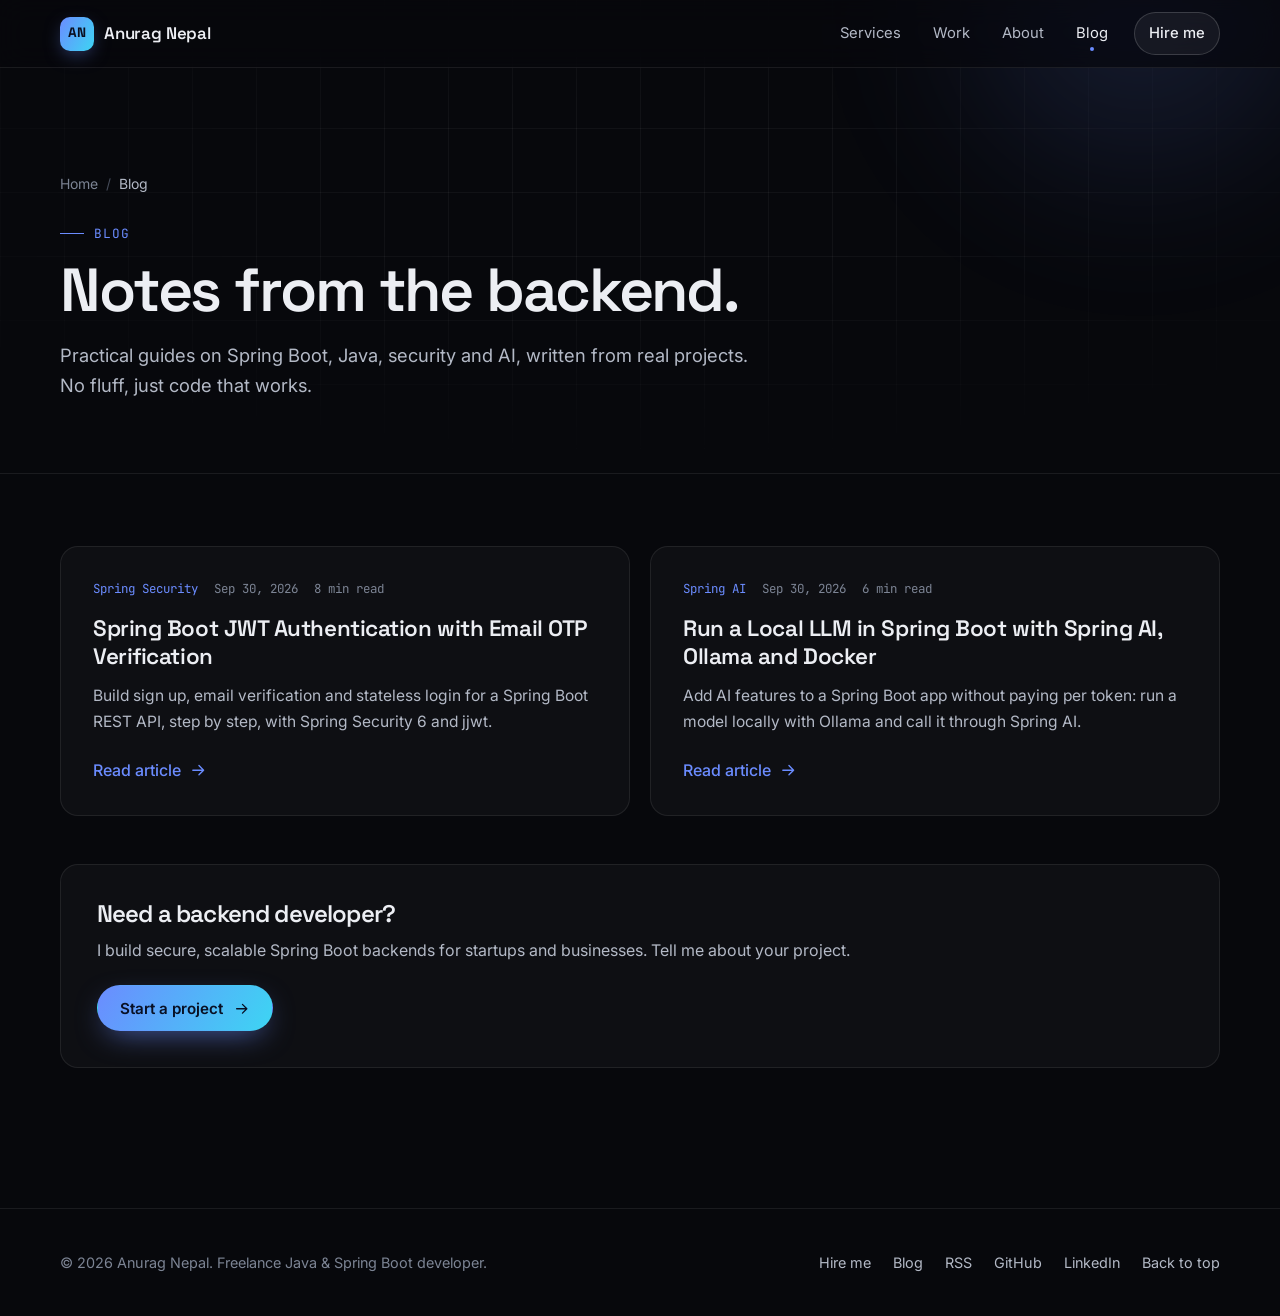
<file: blog/index.html>
<!DOCTYPE html>
<html lang="en">
<head>
  <meta charset="UTF-8">
  <meta name="viewport" content="width=device-width, initial-scale=1, viewport-fit=cover">

  <title>Blog: Spring Boot, Java and Backend Guides | Anurag Nepal</title>
  <meta name="description" content="Practical Spring Boot and Java backend guides from real client projects: authentication, security, microservices, Kafka, Redis and AI with Spring AI.">
  <meta name="author" content="Anurag Nepal">
  <meta name="robots" content="index, follow, max-image-preview:large, max-snippet:-1">
  <link rel="canonical" href="https://anuragnepal.com.np/blog/">
  <meta name="theme-color" content="#07080c">

  <meta property="og:type" content="website">
  <meta property="og:site_name" content="Anurag Nepal">
  <meta property="og:url" content="https://anuragnepal.com.np/blog/">
  <meta property="og:title" content="Blog: Spring Boot, Java and Backend Guides">
  <meta property="og:description" content="Practical Spring Boot and Java backend guides from real projects.">
  <meta property="og:image" content="https://anuragnepal.com.np/og-image.png">
  <meta property="og:image:width" content="1200">
  <meta property="og:image:height" content="630">

  <meta name="twitter:card" content="summary_large_image">
  <meta name="twitter:creator" content="@anuragnepal2062">
  <meta name="twitter:title" content="Blog: Spring Boot, Java and Backend Guides">
  <meta name="twitter:description" content="Practical Spring Boot and Java backend guides from real projects.">
  <meta name="twitter:image" content="https://anuragnepal.com.np/og-image.png">

  <link rel="icon" href="/favicon.svg" type="image/svg+xml">
  <link rel="apple-touch-icon" href="/apple-touch-icon.png">
  <link rel="manifest" href="/site.webmanifest">
  <link rel="alternate" type="application/rss+xml" title="Anurag Nepal Blog" href="/feed.xml">

  <link rel="preconnect" href="https://fonts.googleapis.com">
  <link rel="preconnect" href="https://fonts.gstatic.com" crossorigin>
  <link rel="stylesheet" href="https://fonts.googleapis.com/css2?family=Inter:wght@400;500;600&family=JetBrains+Mono:wght@400;500&family=Space+Grotesk:wght@500;600;700&display=swap">
  <link rel="stylesheet" href="/assets/css/main.css">
  <script src="/assets/js/main.js" defer></script>

  <script type="application/ld+json">
  {
    "@context": "https://schema.org",
    "@graph": [
      {
        "@type": "Blog",
        "@id": "https://anuragnepal.com.np/blog/#blog",
        "url": "https://anuragnepal.com.np/blog/",
        "name": "Anurag Nepal Blog",
        "description": "Practical Spring Boot and Java backend guides from real projects.",
        "inLanguage": "en",
        "author": { "@type": "Person", "@id": "https://anuragnepal.com.np/#person", "name": "Anurag Nepal", "url": "https://anuragnepal.com.np/" },
        "blogPost": [
          {
            "@type": "BlogPosting",
            "headline": "Spring Boot JWT Authentication with Email OTP Verification",
            "url": "https://anuragnepal.com.np/blog/spring-boot-jwt-authentication-email-otp/",
            "datePublished": "2026-09-30"
          },
          {
            "@type": "BlogPosting",
            "headline": "Run a Local LLM in Spring Boot with Spring AI, Ollama and Docker",
            "url": "https://anuragnepal.com.np/blog/spring-ai-ollama-local-llm-docker/",
            "datePublished": "2026-09-30"
          }
        ]
      },
      {
        "@type": "BreadcrumbList",
        "itemListElement": [
          { "@type": "ListItem", "position": 1, "name": "Home", "item": "https://anuragnepal.com.np/" },
          { "@type": "ListItem", "position": 2, "name": "Blog" }
        ]
      }
    ]
  }
  </script>
</head>
<body>
  <a class="skip-link" href="#main">Skip to content</a>
  <div class="progress" aria-hidden="true"></div>

  <header class="site-header" id="top">
    <nav class="container nav" aria-label="Primary">
      <a class="brand" href="/" aria-label="Anurag Nepal, home">
        <span class="brand-mark" aria-hidden="true">AN</span>
        <span>Anurag Nepal</span>
      </a>
      <button class="menu-toggle" type="button" aria-expanded="false" aria-controls="nav-menu" aria-label="Open menu">
        <span></span><span></span>
      </button>
      <div class="nav-menu" id="nav-menu">
        <ul class="nav-links">
          <li><a href="/#services">Services</a></li>
          <li><a href="/#work">Work</a></li>
          <li><a href="/#about">About</a></li>
          <li><a href="/blog/" aria-current="page">Blog</a></li>
          <li class="nav-cta"><a class="btn btn-sm" href="/hire-spring-boot-developer/">Hire me</a></li>
        </ul>
      </div>
    </nav>
  </header>

  <main id="main">
    <header class="page-hero">
      <div class="hero-bg" aria-hidden="true">
        <div class="hero-grid"></div>
        <div class="orb orb-1"></div>
      </div>
      <div class="container">
        <nav class="breadcrumbs" aria-label="Breadcrumb">
          <ol>
            <li><a href="/">Home</a></li>
            <li><span aria-current="page">Blog</span></li>
          </ol>
        </nav>
        <span class="eyebrow">Blog</span>
        <h1 class="page-title">Notes from the backend.</h1>
        <p class="section-sub">Practical guides on Spring Boot, Java, security and AI, written from real projects. No fluff, just code that works.</p>
      </div>
    </header>

    <section class="section" aria-label="All articles">
      <div class="container">
        <div class="posts-grid stagger">
          <article class="card post-card reveal">
            <div class="post-meta">
              <span class="tag">Spring Security</span>
              <time datetime="2026-09-30">Sep 30, 2026</time>
              <span>8 min read</span>
            </div>
            <h2 class="post-card-title"><a href="/blog/spring-boot-jwt-authentication-email-otp/">Spring Boot JWT Authentication with Email OTP Verification</a></h2>
            <p>Build sign up, email verification and stateless login for a Spring Boot REST API, step by step, with Spring Security 6 and jjwt.</p>
            <span class="link-arrow">Read article <svg class="icon" aria-hidden="true"><use href="/assets/icons.svg#arrow"/></svg></span>
          </article>
          <article class="card post-card reveal">
            <div class="post-meta">
              <span class="tag">Spring AI</span>
              <time datetime="2026-09-30">Sep 30, 2026</time>
              <span>6 min read</span>
            </div>
            <h2 class="post-card-title"><a href="/blog/spring-ai-ollama-local-llm-docker/">Run a Local LLM in Spring Boot with Spring AI, Ollama and Docker</a></h2>
            <p>Add AI features to a Spring Boot app without paying per token: run a model locally with Ollama and call it through Spring AI.</p>
            <span class="link-arrow">Read article <svg class="icon" aria-hidden="true"><use href="/assets/icons.svg#arrow"/></svg></span>
          </article>
        </div>

        <aside class="card card-static article-cta reveal">
          <h2>Need a backend developer?</h2>
          <p>I build secure, scalable Spring Boot backends for startups and businesses. Tell me about your project.</p>
          <a class="btn btn-primary" href="/#contact">Start a project <svg class="icon icon-arrow" aria-hidden="true"><use href="/assets/icons.svg#arrow"/></svg></a>
        </aside>
      </div>
    </section>
  </main>

  <footer class="site-footer">
    <div class="container footer-inner">
      <p>&copy; <span id="year">2026</span> Anurag Nepal. Freelance Java &amp; Spring Boot developer.</p>
      <ul class="footer-links">
        <li><a href="/hire-spring-boot-developer/">Hire me</a></li>
        <li><a href="/blog/">Blog</a></li>
        <li><a href="/feed.xml">RSS</a></li>
        <li><a href="https://github.com/Anurag-Nepal" target="_blank" rel="noopener">GitHub</a></li>
        <li><a href="https://www.linkedin.com/in/anurag-nepal/" target="_blank" rel="noopener">LinkedIn</a></li>
        <li><a href="#top">Back to top</a></li>
      </ul>
    </div>
  </footer>
</body>
</html>
</file>
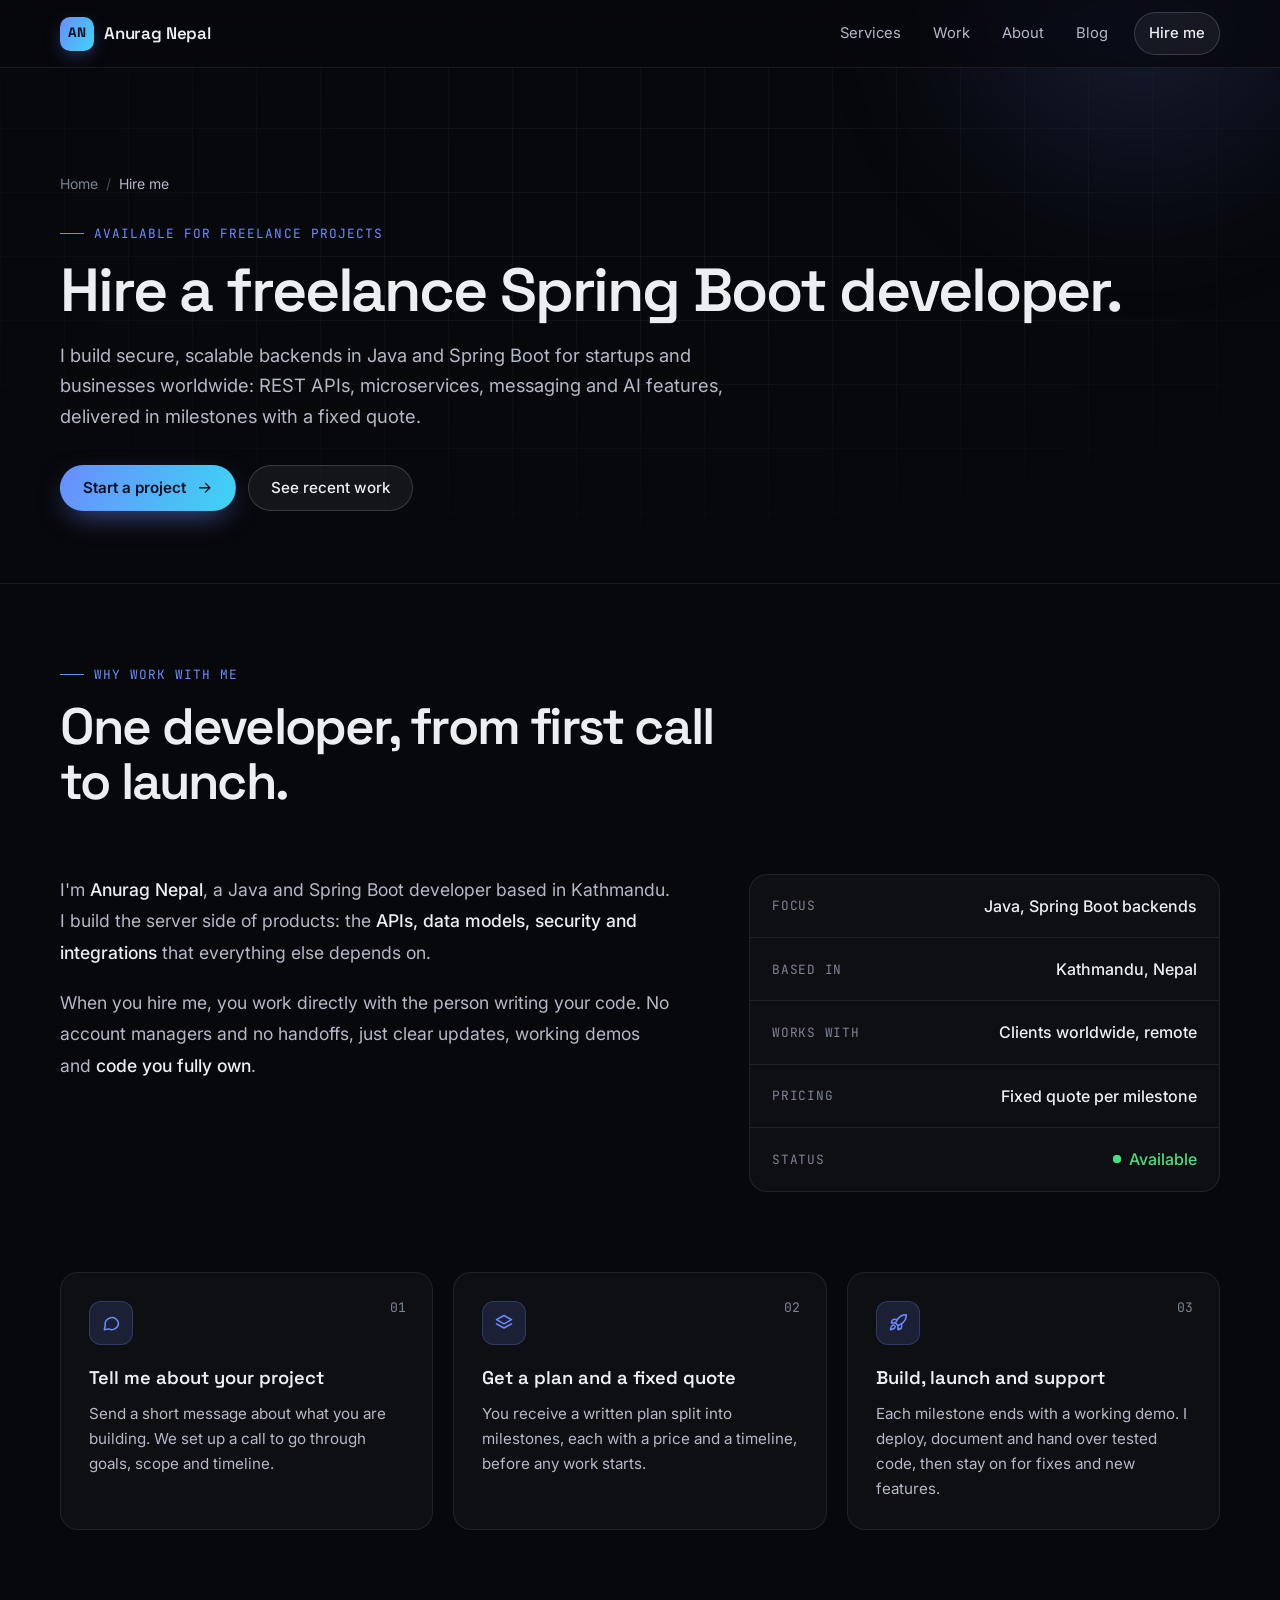
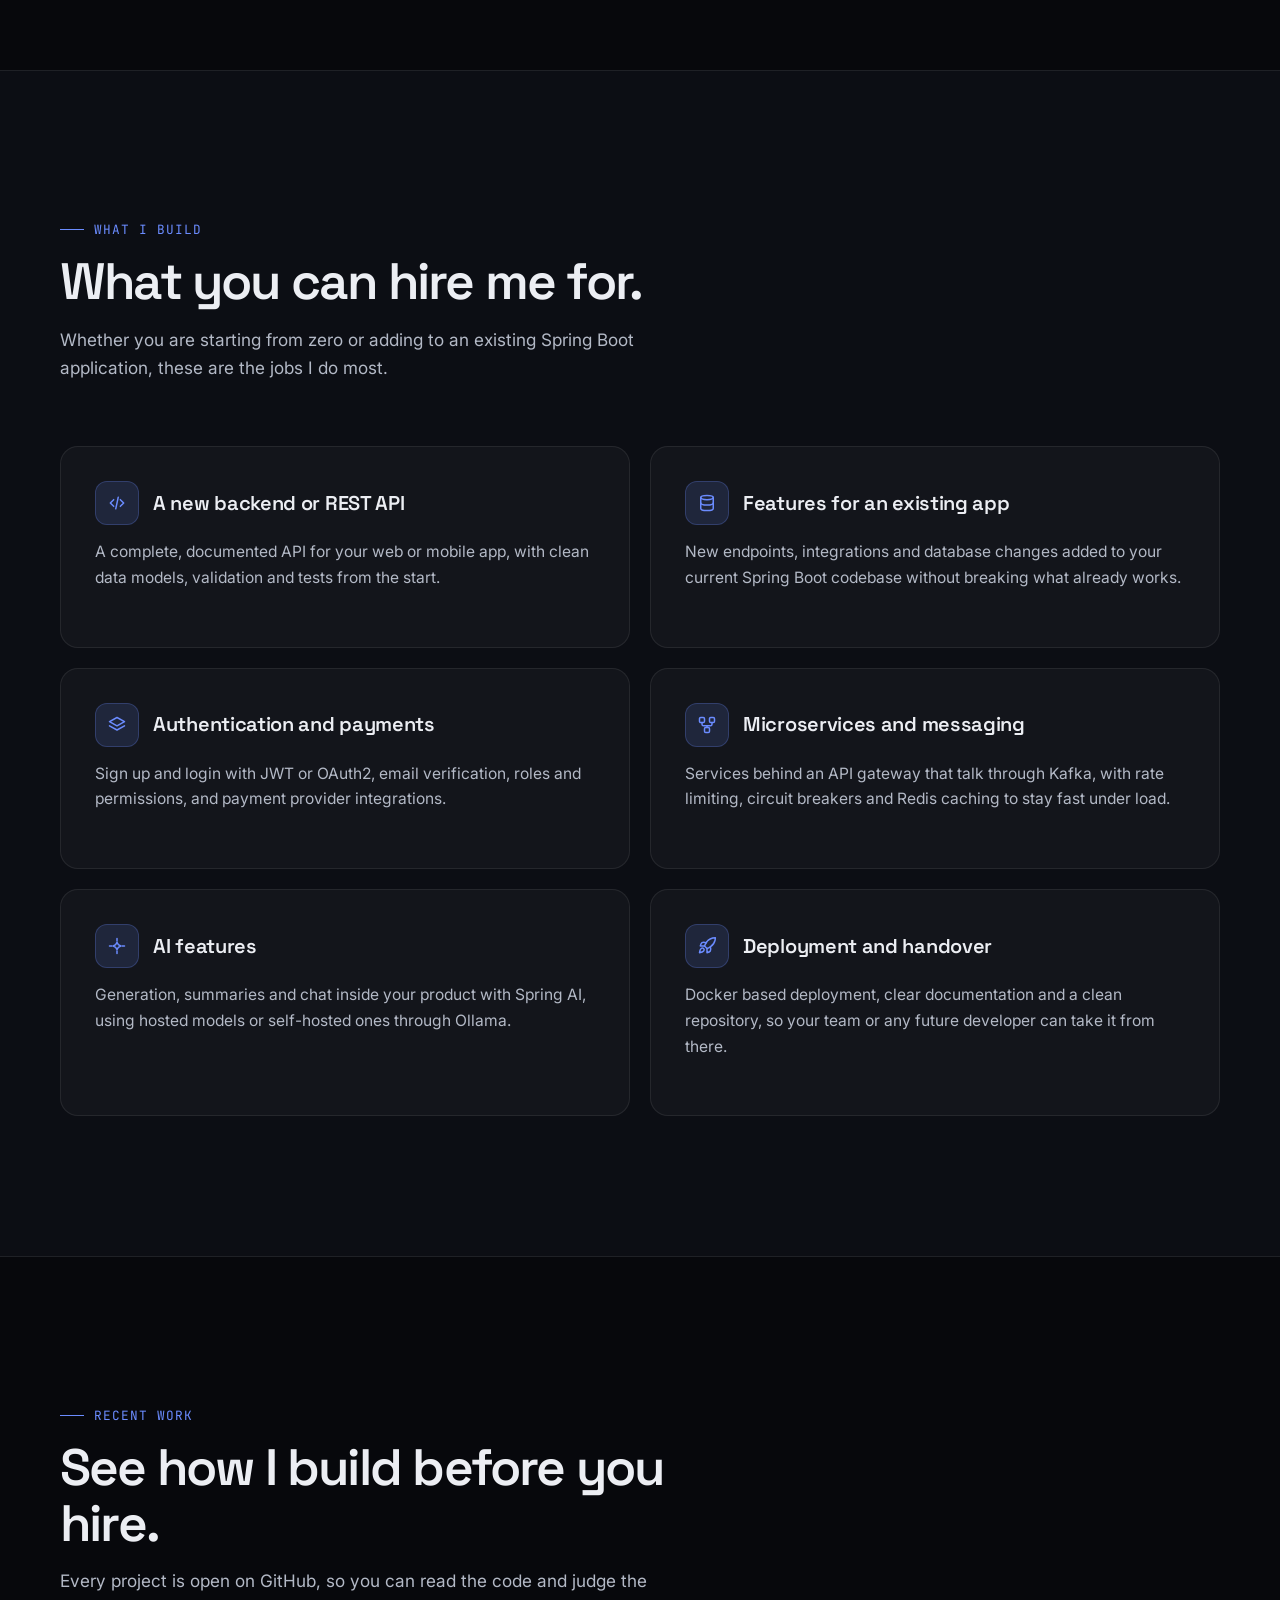
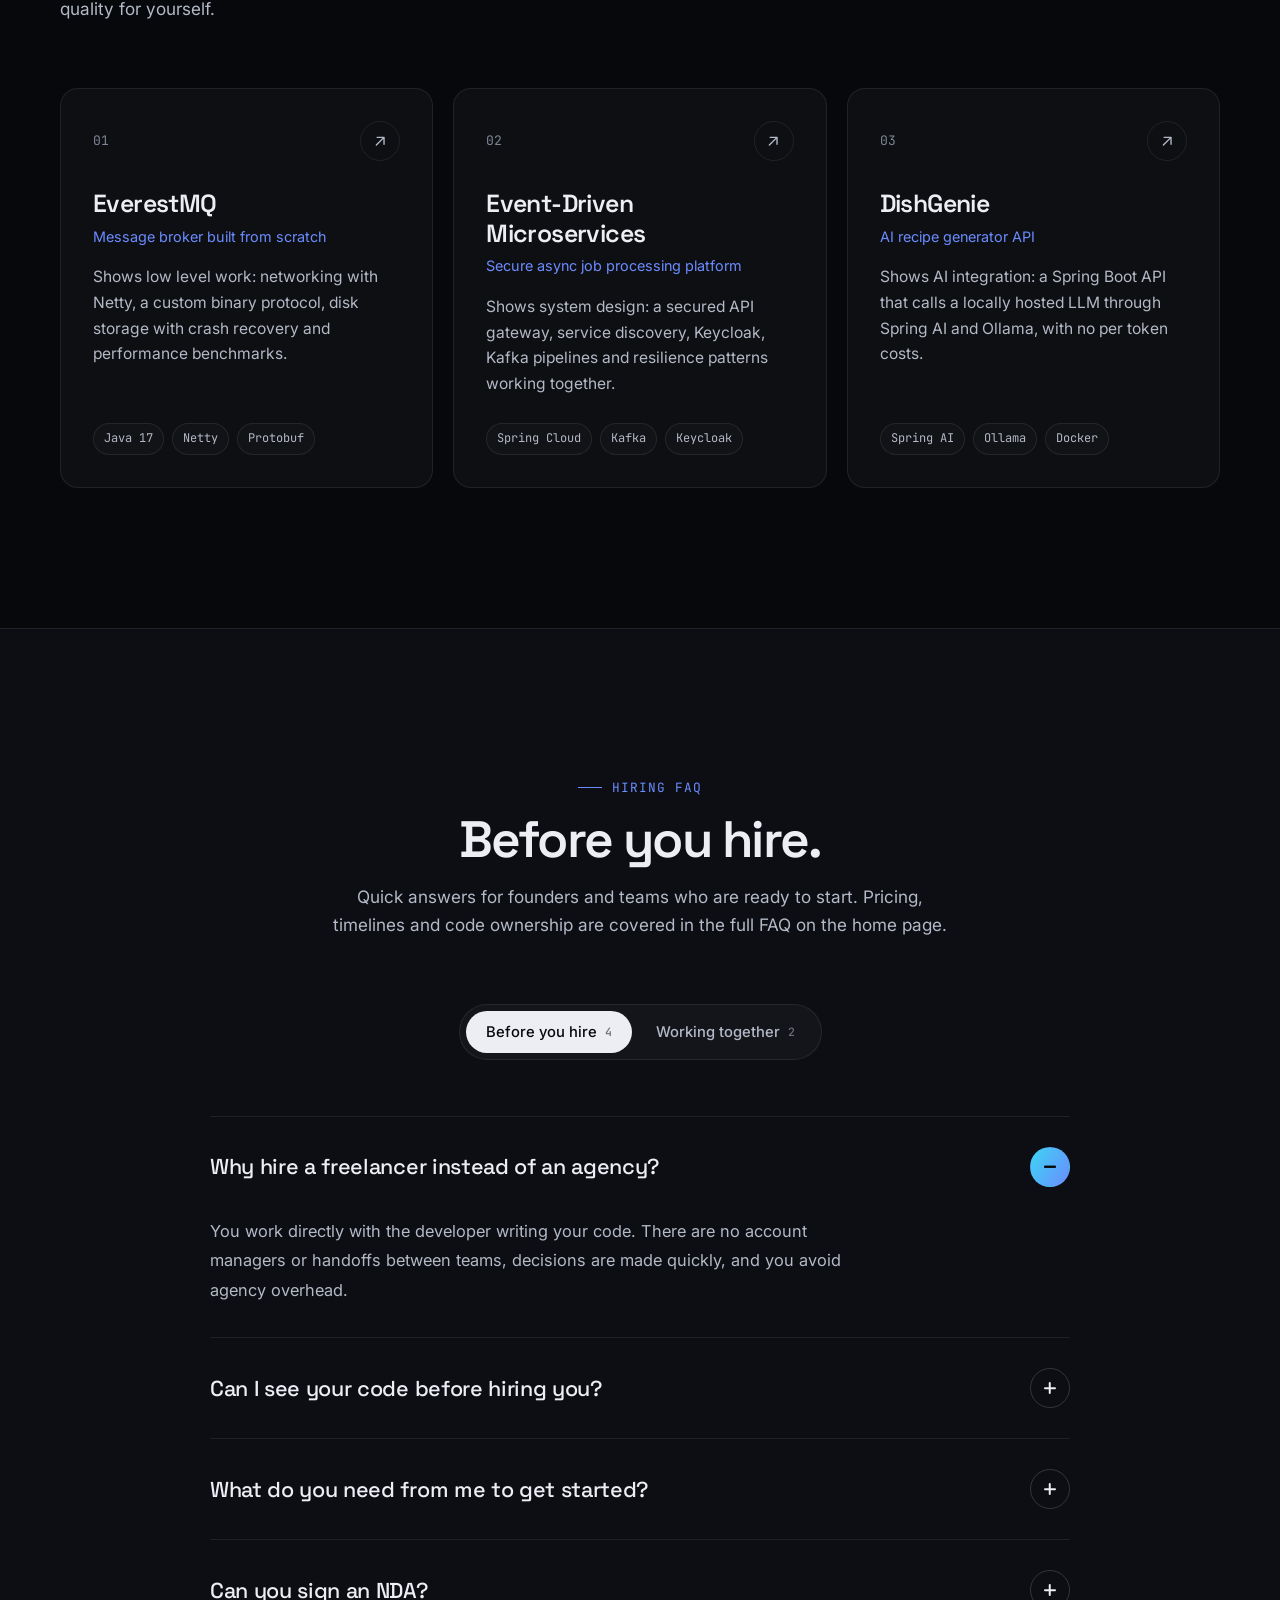
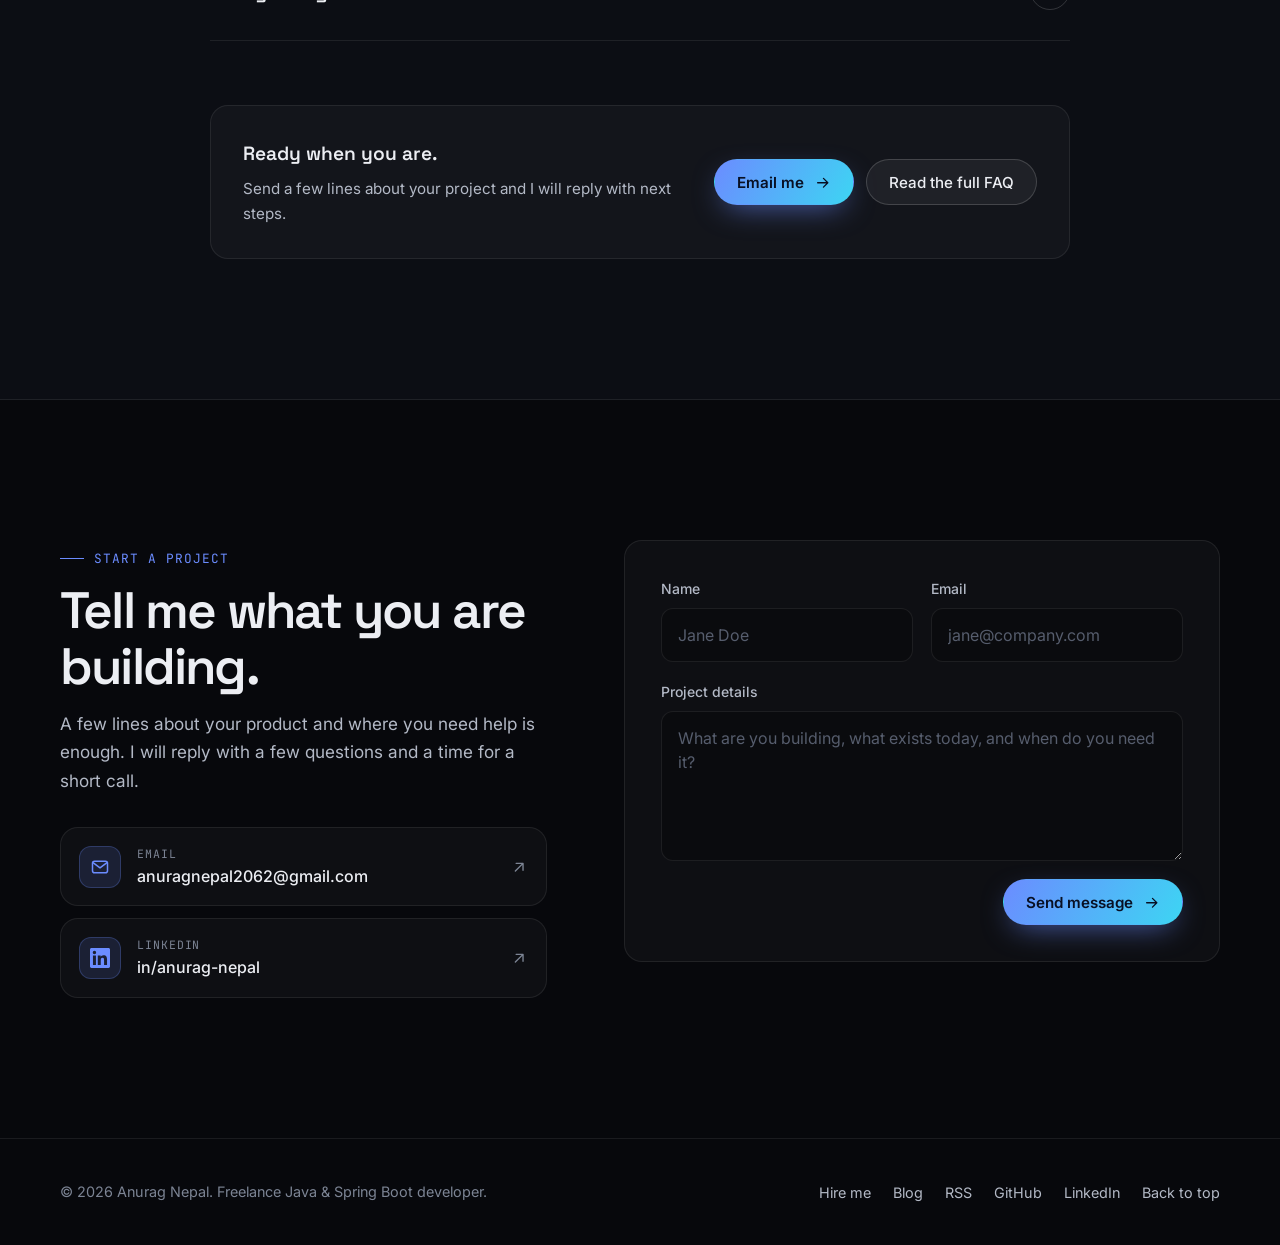
<file: hire-spring-boot-developer/index.html>
<!DOCTYPE html>
<html lang="en">
<head>
  <meta charset="UTF-8">
  <meta name="viewport" content="width=device-width, initial-scale=1, viewport-fit=cover">

  <title>Hire a Freelance Spring Boot Developer | Anurag Nepal</title>
  <meta name="description" content="Hire Anurag Nepal, a freelance Java and Spring Boot developer, to build secure REST APIs, microservices, Kafka messaging and AI features. Remote, worldwide, fixed quote per milestone.">
  <meta name="author" content="Anurag Nepal">
  <meta name="robots" content="index, follow, max-image-preview:large, max-snippet:-1">
  <link rel="canonical" href="https://anuragnepal.com.np/hire-spring-boot-developer/">
  <meta name="theme-color" content="#07080c">

  <meta property="og:type" content="website">
  <meta property="og:site_name" content="Anurag Nepal">
  <meta property="og:url" content="https://anuragnepal.com.np/hire-spring-boot-developer/">
  <meta property="og:title" content="Hire a Freelance Spring Boot Developer">
  <meta property="og:description" content="Secure REST APIs, microservices, Kafka messaging and AI features built with Java and Spring Boot. Remote, worldwide.">
  <meta property="og:image" content="https://anuragnepal.com.np/og-image.png">
  <meta property="og:image:width" content="1200">
  <meta property="og:image:height" content="630">

  <meta name="twitter:card" content="summary_large_image">
  <meta name="twitter:creator" content="@anuragnepal2062">
  <meta name="twitter:title" content="Hire a Freelance Spring Boot Developer">
  <meta name="twitter:description" content="Secure REST APIs, microservices, Kafka messaging and AI features built with Java and Spring Boot.">
  <meta name="twitter:image" content="https://anuragnepal.com.np/og-image.png">

  <link rel="icon" href="/favicon.svg" type="image/svg+xml">
  <link rel="apple-touch-icon" href="/apple-touch-icon.png">
  <link rel="manifest" href="/site.webmanifest">
  <link rel="alternate" type="application/rss+xml" title="Anurag Nepal Blog" href="/feed.xml">

  <link rel="preconnect" href="https://fonts.googleapis.com">
  <link rel="preconnect" href="https://fonts.gstatic.com" crossorigin>
  <link rel="stylesheet" href="https://fonts.googleapis.com/css2?family=Inter:wght@400;500;600&family=JetBrains+Mono:wght@400;500&family=Space+Grotesk:wght@500;600;700&display=swap">
  <link rel="stylesheet" href="/assets/css/main.css">
  <script src="/assets/js/main.js" defer></script>

  <script type="application/ld+json">
  {
    "@context": "https://schema.org",
    "@graph": [
      {
        "@type": "WebPage",
        "@id": "https://anuragnepal.com.np/hire-spring-boot-developer/#webpage",
        "url": "https://anuragnepal.com.np/hire-spring-boot-developer/",
        "name": "Hire a Freelance Spring Boot Developer | Anurag Nepal",
        "isPartOf": { "@id": "https://anuragnepal.com.np/#website" },
        "about": { "@id": "https://anuragnepal.com.np/hire-spring-boot-developer/#service" },
        "dateModified": "2026-09-30",
        "inLanguage": "en"
      },
      {
        "@type": "Service",
        "@id": "https://anuragnepal.com.np/hire-spring-boot-developer/#service",
        "name": "Freelance Java and Spring Boot development",
        "serviceType": "Backend software development",
        "description": "Design and development of secure, scalable backends with Java and Spring Boot: REST APIs, authentication and payments, microservices with Kafka, and AI features with Spring AI.",
        "provider": { "@type": "Person", "@id": "https://anuragnepal.com.np/#person", "name": "Anurag Nepal", "url": "https://anuragnepal.com.np/" },
        "areaServed": "Worldwide",
        "url": "https://anuragnepal.com.np/hire-spring-boot-developer/"
      },
      {
        "@type": "BreadcrumbList",
        "itemListElement": [
          { "@type": "ListItem", "position": 1, "name": "Home", "item": "https://anuragnepal.com.np/" },
          { "@type": "ListItem", "position": 2, "name": "Hire me" }
        ]
      },
      {
        "@type": "FAQPage",
        "@id": "https://anuragnepal.com.np/hire-spring-boot-developer/#faq",
        "mainEntity": [
          { "@type": "Question", "name": "Why hire a freelancer instead of an agency?", "acceptedAnswer": { "@type": "Answer", "text": "You work directly with the developer writing your code. There are no account managers or handoffs between teams, decisions are made quickly, and you avoid agency overhead." } },
          { "@type": "Question", "name": "Can I see your code before hiring you?", "acceptedAnswer": { "@type": "Answer", "text": "Yes. Every featured project is public on GitHub, so you can read the code, the structure and the commit history and judge the quality for yourself." } },
          { "@type": "Question", "name": "What do you need from me to get started?", "acceptedAnswer": { "@type": "Answer", "text": "A short description of your product, who uses it, what already exists and any deadlines. Designs, API docs or repository access help, but they are not needed for the first call." } },
          { "@type": "Question", "name": "Can you sign an NDA?", "acceptedAnswer": { "@type": "Answer", "text": "Yes. I am happy to sign an NDA before you share the details of your product." } },
          { "@type": "Question", "name": "Can you join my existing team?", "acceptedAnswer": { "@type": "Answer", "text": "Yes. I can work inside your repository, follow your code style and review process, and join standups or planning calls when that is useful." } },
          { "@type": "Question", "name": "Do you also build the frontend?", "acceptedAnswer": { "@type": "Answer", "text": "My focus is the backend. I build clean, documented APIs that your web or mobile developer can plug into, and I work closely with them so the integration goes smoothly." } }
        ]
      }
    ]
  }
  </script>
</head>
<body>
  <a class="skip-link" href="#main">Skip to content</a>
  <div class="progress" aria-hidden="true"></div>

  <header class="site-header" id="top">
    <nav class="container nav" aria-label="Primary">
      <a class="brand" href="/" aria-label="Anurag Nepal, home">
        <span class="brand-mark" aria-hidden="true">AN</span>
        <span>Anurag Nepal</span>
      </a>
      <button class="menu-toggle" type="button" aria-expanded="false" aria-controls="nav-menu" aria-label="Open menu">
        <span></span><span></span>
      </button>
      <div class="nav-menu" id="nav-menu">
        <ul class="nav-links">
          <li><a href="/#services">Services</a></li>
          <li><a href="/#work">Work</a></li>
          <li><a href="/#about">About</a></li>
          <li><a href="/blog/">Blog</a></li>
          <li class="nav-cta"><a class="btn btn-sm" href="/hire-spring-boot-developer/" aria-current="page">Hire me</a></li>
        </ul>
      </div>
    </nav>
  </header>

  <main id="main">
    <header class="page-hero">
      <div class="hero-bg" aria-hidden="true">
        <div class="hero-grid"></div>
        <div class="orb orb-1"></div>
      </div>
      <div class="container">
        <nav class="breadcrumbs" aria-label="Breadcrumb">
          <ol>
            <li><a href="/">Home</a></li>
            <li><span aria-current="page">Hire me</span></li>
          </ol>
        </nav>
        <span class="eyebrow">Available for freelance projects</span>
        <h1 class="page-title">Hire a freelance Spring Boot developer.</h1>
        <p class="section-sub">I build secure, scalable backends in Java and Spring Boot for startups and businesses worldwide: REST APIs, microservices, messaging and AI features, delivered in milestones with a fixed quote.</p>
        <div class="hero-actions">
          <a class="btn btn-primary" href="#contact">
            Start a project
            <svg class="icon icon-arrow" aria-hidden="true"><use href="/assets/icons.svg#arrow"/></svg>
          </a>
          <a class="btn" href="#work">See recent work</a>
        </div>
      </div>
    </header>

    <section class="section" aria-labelledby="why-title">
      <div class="container">
        <header class="section-head reveal">
          <span class="eyebrow">Why work with me</span>
          <h2 id="why-title">One developer, from first call to launch.</h2>
        </header>
        <div class="about-grid">
          <div class="about-copy reveal">
            <p>I'm <strong>Anurag Nepal</strong>, a Java and Spring Boot developer based in Kathmandu. I build the server side of products: the <strong>APIs, data models, security and integrations</strong> that everything else depends on.</p>
            <p>When you hire me, you work directly with the person writing your code. No account managers and no handoffs, just clear updates, working demos and <strong>code you fully own</strong>.</p>
          </div>
          <ul class="facts reveal" aria-label="Quick facts">
            <li><span class="k">Focus</span><span class="v">Java, Spring Boot backends</span></li>
            <li><span class="k">Based in</span><span class="v">Kathmandu, Nepal</span></li>
            <li><span class="k">Works with</span><span class="v">Clients worldwide, remote</span></li>
            <li><span class="k">Pricing</span><span class="v">Fixed quote per milestone</span></li>
            <li><span class="k">Status</span><span class="v ok"><span class="status-dot" aria-hidden="true"></span>Available</span></li>
          </ul>
        </div>

        <ol class="process stagger" aria-label="How hiring works">
          <li class="card step reveal">
            <span class="card-icon" aria-hidden="true"><svg class="icon"><use href="/assets/icons.svg#chat"/></svg></span>
            <h3>Tell me about your project</h3>
            <p>Send a short message about what you are building. We set up a call to go through goals, scope and timeline.</p>
          </li>
          <li class="card step reveal">
            <span class="card-icon" aria-hidden="true"><svg class="icon"><use href="/assets/icons.svg#layers"/></svg></span>
            <h3>Get a plan and a fixed quote</h3>
            <p>You receive a written plan split into milestones, each with a price and a timeline, before any work starts.</p>
          </li>
          <li class="card step reveal">
            <span class="card-icon" aria-hidden="true"><svg class="icon"><use href="/assets/icons.svg#rocket"/></svg></span>
            <h3>Build, launch and support</h3>
            <p>Each milestone ends with a working demo. I deploy, document and hand over tested code, then stay on for fixes and new features.</p>
          </li>
        </ol>
      </div>
    </section>

    <section class="section section-alt" aria-labelledby="build-title">
      <div class="container">
        <header class="section-head reveal">
          <span class="eyebrow">What I build</span>
          <h2 id="build-title">What you can hire me for.</h2>
          <p class="section-sub">Whether you are starting from zero or adding to an existing Spring Boot application, these are the jobs I do most.</p>
        </header>
        <div class="services-grid stagger">
          <article class="card service reveal">
            <div class="service-head">
              <span class="card-icon" aria-hidden="true"><svg class="icon"><use href="/assets/icons.svg#code"/></svg></span>
              <h3>A new backend or REST API</h3>
            </div>
            <p>A complete, documented API for your web or mobile app, with clean data models, validation and tests from the start.</p>
          </article>
          <article class="card service reveal">
            <div class="service-head">
              <span class="card-icon" aria-hidden="true"><svg class="icon"><use href="/assets/icons.svg#db"/></svg></span>
              <h3>Features for an existing app</h3>
            </div>
            <p>New endpoints, integrations and database changes added to your current Spring Boot codebase without breaking what already works.</p>
          </article>
          <article class="card service reveal">
            <div class="service-head">
              <span class="card-icon" aria-hidden="true"><svg class="icon"><use href="/assets/icons.svg#layers"/></svg></span>
              <h3>Authentication and payments</h3>
            </div>
            <p>Sign up and login with JWT or OAuth2, email verification, roles and permissions, and payment provider integrations.</p>
          </article>
          <article class="card service reveal">
            <div class="service-head">
              <span class="card-icon" aria-hidden="true"><svg class="icon"><use href="/assets/icons.svg#nodes"/></svg></span>
              <h3>Microservices and messaging</h3>
            </div>
            <p>Services behind an API gateway that talk through Kafka, with rate limiting, circuit breakers and Redis caching to stay fast under load.</p>
          </article>
          <article class="card service reveal">
            <div class="service-head">
              <span class="card-icon" aria-hidden="true"><svg class="icon"><use href="/assets/icons.svg#spark"/></svg></span>
              <h3>AI features</h3>
            </div>
            <p>Generation, summaries and chat inside your product with Spring AI, using hosted models or self-hosted ones through Ollama.</p>
          </article>
          <article class="card service reveal">
            <div class="service-head">
              <span class="card-icon" aria-hidden="true"><svg class="icon"><use href="/assets/icons.svg#rocket"/></svg></span>
              <h3>Deployment and handover</h3>
            </div>
            <p>Docker based deployment, clear documentation and a clean repository, so your team or any future developer can take it from there.</p>
          </article>
        </div>
      </div>
    </section>

    <section class="section" id="work" aria-labelledby="work-title">
      <div class="container">
        <header class="section-head reveal">
          <span class="eyebrow">Recent work</span>
          <h2 id="work-title">See how I build before you hire.</h2>
          <p class="section-sub">Every project is open on GitHub, so you can read the code and judge the quality for yourself.</p>
        </header>
        <div class="projects-grid stagger">
          <article class="card project reveal">
            <div class="project-top">
              <span class="project-num">01</span>
              <span class="project-arrow" aria-hidden="true"><svg class="icon"><use href="/assets/icons.svg#arrow-up-right"/></svg></span>
            </div>
            <h3><a href="https://github.com/Anurag-Nepal/EverestMQ" target="_blank" rel="noopener">EverestMQ</a></h3>
            <p class="project-kicker">Message broker built from scratch</p>
            <p class="project-desc">Shows low level work: networking with Netty, a custom binary protocol, disk storage with crash recovery and performance benchmarks.</p>
            <ul class="chips chips-mono" aria-label="Technologies">
              <li class="chip">Java 17</li><li class="chip">Netty</li><li class="chip">Protobuf</li>
            </ul>
          </article>
          <article class="card project reveal">
            <div class="project-top">
              <span class="project-num">02</span>
              <span class="project-arrow" aria-hidden="true"><svg class="icon"><use href="/assets/icons.svg#arrow-up-right"/></svg></span>
            </div>
            <h3><a href="https://github.com/Anurag-Nepal/Event-Driven-Microservices-with-Spring-Cloud-Gateway-and-Kafka" target="_blank" rel="noopener">Event-Driven Microservices</a></h3>
            <p class="project-kicker">Secure async job processing platform</p>
            <p class="project-desc">Shows system design: a secured API gateway, service discovery, Keycloak, Kafka pipelines and resilience patterns working together.</p>
            <ul class="chips chips-mono" aria-label="Technologies">
              <li class="chip">Spring Cloud</li><li class="chip">Kafka</li><li class="chip">Keycloak</li>
            </ul>
          </article>
          <article class="card project reveal">
            <div class="project-top">
              <span class="project-num">03</span>
              <span class="project-arrow" aria-hidden="true"><svg class="icon"><use href="/assets/icons.svg#arrow-up-right"/></svg></span>
            </div>
            <h3><a href="https://github.com/Anurag-Nepal/DishGenie-AI-receipe-Generator" target="_blank" rel="noopener">DishGenie</a></h3>
            <p class="project-kicker">AI recipe generator API</p>
            <p class="project-desc">Shows AI integration: a Spring Boot API that calls a locally hosted LLM through Spring AI and Ollama, with no per token costs.</p>
            <ul class="chips chips-mono" aria-label="Technologies">
              <li class="chip">Spring AI</li><li class="chip">Ollama</li><li class="chip">Docker</li>
            </ul>
          </article>
        </div>
      </div>
    </section>

    <section class="section section-alt faq" id="faq" aria-labelledby="faq-title">
      <div class="container">
        <header class="section-head faq-head reveal">
          <span class="eyebrow">Hiring FAQ</span>
          <h2 id="faq-title">Before you hire.</h2>
          <p class="section-sub">Quick answers for founders and teams who are ready to start. Pricing, timelines and code ownership are covered in the full FAQ on the home page.</p>
        </header>
        <div class="faq-tabs reveal" role="tablist" aria-label="FAQ topics" hidden>
          <button type="button" role="tab" id="faq-tab-before" aria-controls="faq-panel-before" aria-selected="true">Before you hire <span class="faq-count">4</span></button>
          <button type="button" role="tab" id="faq-tab-team" aria-controls="faq-panel-team" aria-selected="false" tabindex="-1">Working together <span class="faq-count">2</span></button>
        </div>
        <div class="faq-panels reveal">
          <div class="faq-panel" role="tabpanel" id="faq-panel-before" aria-labelledby="faq-tab-before">
            <h3 class="faq-panel-title">Before you hire</h3>
            <details class="faq-item" name="faq-before" open>
              <summary><span class="faq-q">Why hire a freelancer instead of an agency?</span><span class="faq-toggle" aria-hidden="true"></span></summary>
              <div class="faq-a"><p>You work directly with the developer writing your code. There are no account managers or handoffs between teams, decisions are made quickly, and you avoid agency overhead.</p></div>
            </details>
            <details class="faq-item" name="faq-before">
              <summary><span class="faq-q">Can I see your code before hiring you?</span><span class="faq-toggle" aria-hidden="true"></span></summary>
              <div class="faq-a"><p>Yes. Every featured project is public on GitHub, so you can read the code, the structure and the commit history and judge the quality for yourself.</p></div>
            </details>
            <details class="faq-item" name="faq-before">
              <summary><span class="faq-q">What do you need from me to get started?</span><span class="faq-toggle" aria-hidden="true"></span></summary>
              <div class="faq-a"><p>A short description of your product, who uses it, what already exists and any deadlines. Designs, API docs or repository access help, but they are not needed for the first call.</p></div>
            </details>
            <details class="faq-item" name="faq-before">
              <summary><span class="faq-q">Can you sign an NDA?</span><span class="faq-toggle" aria-hidden="true"></span></summary>
              <div class="faq-a"><p>Yes. I am happy to sign an NDA before you share the details of your product.</p></div>
            </details>
          </div>
          <div class="faq-panel" role="tabpanel" id="faq-panel-team" aria-labelledby="faq-tab-team">
            <h3 class="faq-panel-title">Working together</h3>
            <details class="faq-item" name="faq-team" open>
              <summary><span class="faq-q">Can you join my existing team?</span><span class="faq-toggle" aria-hidden="true"></span></summary>
              <div class="faq-a"><p>Yes. I can work inside your repository, follow your code style and review process, and join standups or planning calls when that is useful.</p></div>
            </details>
            <details class="faq-item" name="faq-team">
              <summary><span class="faq-q">Do you also build the frontend?</span><span class="faq-toggle" aria-hidden="true"></span></summary>
              <div class="faq-a"><p>My focus is the backend. I build clean, documented APIs that your web or mobile developer can plug into, and I work closely with them so the integration goes smoothly.</p></div>
            </details>
          </div>
        </div>
        <div class="card card-static faq-cta reveal">
          <div>
            <h3>Ready when you are.</h3>
            <p>Send a few lines about your project and I will reply with next steps.</p>
          </div>
          <div class="faq-cta-actions">
            <a class="btn btn-primary" href="mailto:anuragnepal2062@gmail.com">Email me <svg class="icon icon-arrow" aria-hidden="true"><use href="/assets/icons.svg#arrow"/></svg></a>
            <a class="btn" href="/#faq">Read the full FAQ</a>
          </div>
        </div>
      </div>
    </section>

    <section class="section" id="contact" aria-labelledby="contact-title">
      <div class="container contact-grid">
        <div>
          <header class="section-head reveal">
            <span class="eyebrow">Start a project</span>
            <h2 id="contact-title">Tell me what you are building.</h2>
            <p class="section-sub">A few lines about your product and where you need help is enough. I will reply with a few questions and a time for a short call.</p>
          </header>
          <ul class="contact-links stagger">
            <li class="reveal">
              <a class="card contact-link" href="mailto:anuragnepal2062@gmail.com">
                <span class="card-icon" aria-hidden="true"><svg class="icon"><use href="/assets/icons.svg#mail"/></svg></span>
                <span class="meta"><small>Email</small><span>anuragnepal2062@gmail.com</span></span>
                <svg class="icon icon-arrow" aria-hidden="true"><use href="/assets/icons.svg#arrow-up-right"/></svg>
              </a>
            </li>
            <li class="reveal">
              <a class="card contact-link" href="https://www.linkedin.com/in/anurag-nepal/" target="_blank" rel="noopener me">
                <span class="card-icon" aria-hidden="true"><svg class="icon"><use href="/assets/icons.svg#linkedin"/></svg></span>
                <span class="meta"><small>LinkedIn</small><span>in/anurag-nepal</span></span>
                <svg class="icon icon-arrow" aria-hidden="true"><use href="/assets/icons.svg#arrow-up-right"/></svg>
              </a>
            </li>
          </ul>
        </div>

        <form class="card card-static form reveal" id="contact-form" action="https://api.web3forms.com/submit" method="POST" novalidate>
          <input type="hidden" name="access_key" value="e5634fad-482c-467d-9d10-8a8afbbbe570">
          <input type="hidden" name="subject" value="New hire inquiry from anuragnepal.com.np">
          <input type="hidden" name="from_name" value="anuragnepal.com.np">
          <input type="hidden" name="redirect" value="https://anuragnepal.com.np/hire-spring-boot-developer/?sent=1#contact">
          <input class="honeypot" type="checkbox" name="botcheck" tabindex="-1" autocomplete="off" aria-hidden="true">

          <div class="form-row">
            <div class="field">
              <label for="name">Name</label>
              <input type="text" id="name" name="name" placeholder="Jane Doe" autocomplete="name" required maxlength="100">
            </div>
            <div class="field">
              <label for="email">Email</label>
              <input type="email" id="email" name="email" placeholder="jane@company.com" autocomplete="email" required maxlength="150">
            </div>
          </div>
          <div class="field">
            <label for="message">Project details</label>
            <textarea id="message" name="message" placeholder="What are you building, what exists today, and when do you need it?" required maxlength="5000"></textarea>
          </div>
          <div class="form-foot">
            <p class="form-status" id="form-status" role="status" aria-live="polite"></p>
            <button class="btn btn-primary" type="submit">
              <span class="btn-label">Send message</span>
              <span class="spinner" aria-hidden="true"></span>
              <svg class="icon icon-arrow" aria-hidden="true"><use href="/assets/icons.svg#arrow"/></svg>
            </button>
          </div>
        </form>
      </div>
    </section>
  </main>

  <footer class="site-footer">
    <div class="container footer-inner">
      <p>&copy; <span id="year">2026</span> Anurag Nepal. Freelance Java &amp; Spring Boot developer.</p>
      <ul class="footer-links">
        <li><a href="/hire-spring-boot-developer/">Hire me</a></li>
        <li><a href="/blog/">Blog</a></li>
        <li><a href="/feed.xml">RSS</a></li>
        <li><a href="https://github.com/Anurag-Nepal" target="_blank" rel="noopener">GitHub</a></li>
        <li><a href="https://www.linkedin.com/in/anurag-nepal/" target="_blank" rel="noopener">LinkedIn</a></li>
        <li><a href="#top">Back to top</a></li>
      </ul>
    </div>
  </footer>
</body>
</html>
</file>
<file: assets/css/main.css>
/* ==========================================================================
   Anurag Nepal - site styles
   ========================================================================== */

:root {
  --bg: #07080c;
  --bg-elev: #0c0e14;
  --surface: rgba(255, 255, 255, 0.03);
  --surface-2: rgba(255, 255, 255, 0.055);
  --border: rgba(255, 255, 255, 0.08);
  --border-strong: rgba(255, 255, 255, 0.16);
  --text: #eceef3;
  --text-2: #b3b9c6;
  --muted: #7c8494;
  --accent: #6b8cff;
  --accent-2: #3dd5f3;
  --accent-soft: rgba(107, 140, 255, 0.14);
  --success: #4ade80;
  --danger: #f87171;
  --grad: linear-gradient(120deg, var(--accent) 0%, var(--accent-2) 100%);

  --font-display: "Space Grotesk", ui-sans-serif, system-ui, -apple-system, "Segoe UI", sans-serif;
  --font-body: "Inter", ui-sans-serif, system-ui, -apple-system, "Segoe UI", Roboto, sans-serif;
  --font-mono: "JetBrains Mono", ui-monospace, SFMono-Regular, Menlo, Consolas, monospace;

  --maxw: 1160px;
  --gutter: clamp(16px, 4vw, 32px);
  --radius: 18px;
  --radius-sm: 12px;
  --ease: cubic-bezier(0.22, 1, 0.36, 1);
  --header-h: 68px;

  color-scheme: dark;
}

/* ---------- Base ---------- */

*, *::before, *::after { box-sizing: border-box; }
* { margin: 0; padding: 0; }

html {
  scroll-behavior: smooth;
  scroll-padding-top: calc(var(--header-h) + 16px);
  -webkit-text-size-adjust: 100%;
  text-size-adjust: 100%;
}

body {
  font-family: var(--font-body);
  font-size: 1rem;
  line-height: 1.65;
  color: var(--text);
  background: var(--bg);
  -webkit-font-smoothing: antialiased;
  -moz-osx-font-smoothing: grayscale;
  overflow-x: hidden;
}

img, svg { display: block; max-width: 100%; }
a { color: inherit; text-decoration: none; }
button, input, textarea { font: inherit; color: inherit; }
ul[class], ol[class] { list-style: none; }
::selection { background: rgba(107, 140, 255, 0.35); color: #fff; }

:focus-visible {
  outline: 2px solid var(--accent);
  outline-offset: 3px;
  border-radius: 6px;
}

.container {
  width: 100%;
  max-width: calc(var(--maxw) + var(--gutter) * 2);
  margin-inline: auto;
  padding-inline: var(--gutter);
}

.sprite { position: absolute; width: 0; height: 0; overflow: hidden; }

.skip-link {
  position: fixed;
  top: 12px;
  left: 12px;
  z-index: 200;
  padding: 10px 16px;
  border-radius: 10px;
  background: var(--accent);
  color: #0a0f1f;
  font-weight: 600;
  transform: translateY(-160%);
  transition: transform 0.25s var(--ease);
}
.skip-link:focus { transform: translateY(0); }

.icon { width: 1.15em; height: 1.15em; flex-shrink: 0; }

.gradient-text {
  background: var(--grad);
  -webkit-background-clip: text;
  background-clip: text;
  color: transparent;
}

/* ---------- Scroll progress ---------- */

.progress {
  position: fixed;
  inset: 0 0 auto 0;
  z-index: 120;
  height: 2px;
  background: var(--grad);
  transform: scaleX(0);
  transform-origin: 0 50%;
  pointer-events: none;
}

@supports (animation-timeline: scroll()) {
  .progress {
    animation: grow-x linear both;
    animation-timeline: scroll(root);
  }
}

@keyframes grow-x { to { transform: scaleX(1); } }

/* ---------- Header ---------- */

.site-header {
  position: fixed;
  inset: 0 0 auto 0;
  z-index: 100;
  height: var(--header-h);
  display: flex;
  align-items: center;
  background: rgba(7, 8, 12, 0.72);
  border-bottom: 1px solid var(--border);
  -webkit-backdrop-filter: saturate(160%) blur(14px);
  backdrop-filter: saturate(160%) blur(14px);
}

/* Header starts transparent and gains glass as the page scrolls */
@supports (animation-timeline: scroll()) {
  .site-header {
    animation: header-glass linear both;
    animation-timeline: scroll(root);
    animation-range: 0 120px;
  }
}

@keyframes header-glass {
  from {
    background: rgba(7, 8, 12, 0);
    border-bottom-color: transparent;
    -webkit-backdrop-filter: saturate(100%) blur(0);
    backdrop-filter: saturate(100%) blur(0);
  }
}

.nav {
  display: flex;
  align-items: center;
  justify-content: space-between;
  gap: 24px;
}

.brand {
  display: inline-flex;
  align-items: center;
  gap: 10px;
  font-family: var(--font-display);
  font-size: 1.05rem;
  font-weight: 600;
  letter-spacing: -0.01em;
}

.brand-mark {
  display: grid;
  place-items: center;
  width: 34px;
  height: 34px;
  border-radius: 10px;
  background: var(--grad);
  color: #0a0f1f;
  font-size: 0.85rem;
  font-weight: 700;
  box-shadow: 0 6px 20px -6px rgba(107, 140, 255, 0.6);
  transition: transform 0.4s var(--ease);
}
.brand:hover .brand-mark { transform: rotate(-8deg) scale(1.05); }

.nav-links {
  display: flex;
  align-items: center;
  gap: 4px;
}

.nav-links a {
  position: relative;
  display: block;
  padding: 8px 14px;
  border-radius: 999px;
  color: var(--text-2);
  font-size: 0.925rem;
  transition: color 0.25s var(--ease), background-color 0.25s var(--ease);
}
.nav-links a:hover { color: var(--text); background: var(--surface-2); }
.nav-links a[aria-current] { color: var(--text); }
.nav-links a[aria-current]::after {
  content: "";
  position: absolute;
  left: 50%;
  bottom: 3px;
  width: 4px;
  height: 4px;
  border-radius: 50%;
  background: var(--accent);
  transform: translateX(-50%);
}
.nav-links .nav-cta { margin-left: 8px; }
.nav-links .nav-cta a { color: var(--text); }
.nav-links .nav-cta a::after { display: none; }

.menu-toggle {
  display: none;
  place-items: center;
  width: 42px;
  height: 42px;
  border: 1px solid var(--border);
  border-radius: 12px;
  background: var(--surface);
  cursor: pointer;
}
.menu-toggle span {
  display: block;
  width: 18px;
  height: 1.5px;
  border-radius: 2px;
  background: var(--text);
  transition: transform 0.35s var(--ease);
}
.menu-toggle span + span { margin-top: 5px; }
.menu-toggle[aria-expanded="true"] span:nth-child(1) { transform: translateY(3.25px) rotate(45deg); }
.menu-toggle[aria-expanded="true"] span:nth-child(2) { transform: translateY(-3.25px) rotate(-45deg); }

/* ---------- Buttons ---------- */

.btn {
  position: relative;
  isolation: isolate;
  overflow: hidden;
  display: inline-flex;
  align-items: center;
  justify-content: center;
  gap: 10px;
  min-height: 46px;
  padding: 0 22px;
  border: 1px solid var(--border-strong);
  border-radius: 999px;
  background: var(--surface-2);
  font-size: 0.95rem;
  font-weight: 500;
  white-space: nowrap;
  cursor: pointer;
  transition: transform 0.35s var(--ease), border-color 0.3s var(--ease), box-shadow 0.35s var(--ease);
}
.btn:hover { transform: translateY(-2px); border-color: rgba(255, 255, 255, 0.28); }
.btn:active { transform: translateY(0); }
.btn .icon { transition: transform 0.35s var(--ease); }
.btn:hover .icon-arrow { transform: translateX(3px); }

.btn-primary {
  border-color: transparent;
  background: var(--grad);
  color: #081024;
  font-weight: 600;
  box-shadow: 0 10px 30px -10px rgba(107, 140, 255, 0.7);
}
.btn-primary::after {
  content: "";
  position: absolute;
  inset: 0;
  z-index: -1;
  background: linear-gradient(110deg, transparent 30%, rgba(255, 255, 255, 0.45) 50%, transparent 70%);
  transform: translateX(-120%);
  transition: transform 0.8s var(--ease);
}
.btn-primary:hover { border-color: transparent; box-shadow: 0 16px 40px -12px rgba(107, 140, 255, 0.85); }
.btn-primary:hover::after { transform: translateX(120%); }

.btn-sm { min-height: 38px; padding: 0 16px; font-size: 0.875rem; }

.link-arrow {
  display: inline-flex;
  align-items: center;
  gap: 8px;
  color: var(--accent);
  font-weight: 500;
}
.link-arrow .icon { transition: transform 0.35s var(--ease); }
.link-arrow:hover .icon { transform: translateX(3px); }

/* ---------- Hero ---------- */

.hero {
  position: relative;
  isolation: isolate;
  display: flex;
  align-items: center;
  min-height: 100svh;
  padding: calc(var(--header-h) + 48px) 0 96px;
  overflow: hidden;
}

.hero-bg { position: absolute; inset: 0; z-index: -1; pointer-events: none; }

.hero-grid {
  position: absolute;
  inset: 0;
  background-image:
    linear-gradient(to right, rgba(255, 255, 255, 0.045) 1px, transparent 1px),
    linear-gradient(to bottom, rgba(255, 255, 255, 0.045) 1px, transparent 1px);
  background-size: 64px 64px;
  -webkit-mask-image: radial-gradient(ellipse 70% 60% at 50% 40%, #000 30%, transparent 100%);
  mask-image: radial-gradient(ellipse 70% 60% at 50% 40%, #000 30%, transparent 100%);
}

.orb {
  position: absolute;
  border-radius: 50%;
  filter: blur(80px);
  opacity: 0.55;
  will-change: transform;
}
.orb-1 {
  top: -140px;
  right: -120px;
  width: 520px;
  height: 520px;
  background: radial-gradient(circle, rgba(107, 140, 255, 0.55), transparent 65%);
  animation: drift-1 18s ease-in-out infinite alternate;
}
.orb-2 {
  bottom: -160px;
  left: -140px;
  width: 460px;
  height: 460px;
  background: radial-gradient(circle, rgba(61, 213, 243, 0.35), transparent 65%);
  animation: drift-2 22s ease-in-out infinite alternate;
}

@keyframes drift-1 { to { transform: translate3d(-80px, 60px, 0) scale(1.08); } }
@keyframes drift-2 { to { transform: translate3d(90px, -50px, 0) scale(1.1); } }

.hero-inner {
  display: grid;
  grid-template-columns: minmax(0, 1.15fr) minmax(0, 0.85fr);
  align-items: center;
  gap: clamp(40px, 6vw, 80px);
}

.pill {
  display: inline-flex;
  align-items: center;
  gap: 10px;
  padding: 6px 14px 6px 10px;
  border: 1px solid var(--border);
  border-radius: 999px;
  background: var(--surface);
  color: var(--text-2);
  font-size: 0.85rem;
}

.status-dot {
  position: relative;
  width: 8px;
  height: 8px;
  border-radius: 50%;
  background: var(--success);
}
.status-dot::after {
  content: "";
  position: absolute;
  inset: 0;
  border-radius: 50%;
  background: var(--success);
  animation: ping 2s var(--ease) infinite;
}

@keyframes ping {
  from { transform: scale(1); opacity: 0.7; }
  to { transform: scale(2.8); opacity: 0; }
}

.hero h1 {
  margin: 22px 0 18px;
  font-family: var(--font-display);
  font-size: clamp(2.9rem, 8vw, 5.6rem);
  font-weight: 700;
  line-height: 0.98;
  letter-spacing: -0.045em;
}
.hero h1 span { display: block; }

.hero-role {
  color: var(--accent);
  font-family: var(--font-mono);
  font-size: clamp(0.85rem, 1.6vw, 0.95rem);
  letter-spacing: 0.02em;
}

.hero-lede {
  max-width: 36ch;
  margin-top: 18px;
  color: var(--text-2);
  font-size: clamp(1.05rem, 1.9vw, 1.25rem);
  line-height: 1.6;
}

.hero-actions {
  display: flex;
  flex-wrap: wrap;
  align-items: center;
  gap: 12px;
  margin-top: 34px;
}

.socials { display: flex; align-items: center; gap: 8px; margin-top: 30px; }

.social {
  display: grid;
  place-items: center;
  width: 42px;
  height: 42px;
  border: 1px solid var(--border);
  border-radius: 12px;
  background: var(--surface);
  color: var(--text-2);
  transition: color 0.25s, border-color 0.25s, background-color 0.25s, transform 0.35s var(--ease);
}
.social:hover { color: var(--text); border-color: var(--border-strong); background: var(--surface-2); transform: translateY(-3px); }
.social .icon { width: 18px; height: 18px; }

/* Hero entrance, staggered */
.hero-copy > *,
.hero-visual {
  animation: enter 0.9s var(--ease) both;
}
.hero-copy > :nth-child(1) { animation-delay: 0.1s; }
.hero-copy > :nth-child(2) { animation-delay: 0.2s; }
.hero-copy > :nth-child(3) { animation-delay: 0.3s; }
.hero-copy > :nth-child(4) { animation-delay: 0.4s; }
.hero-copy > :nth-child(5) { animation-delay: 0.5s; }
.hero-copy > :nth-child(6) { animation-delay: 0.6s; }
.hero-visual { animation-delay: 0.35s; }

@keyframes enter {
  from { opacity: 0; transform: translateY(18px); filter: blur(6px); }
  to { opacity: 1; transform: none; filter: blur(0); }
}

/* Code window */
.code-window {
  position: relative;
  overflow: hidden;
  border: 1px solid var(--border);
  border-radius: var(--radius);
  background: linear-gradient(180deg, rgba(20, 24, 34, 0.9), rgba(12, 14, 20, 0.9));
  box-shadow: 0 40px 80px -30px rgba(0, 0, 0, 0.8);
  animation: float 7s ease-in-out infinite;
}
.code-window::before {
  content: "";
  position: absolute;
  inset: -1px;
  padding: 1px;
  border-radius: inherit;
  background: linear-gradient(140deg, rgba(107, 140, 255, 0.55), transparent 40%, transparent 60%, rgba(61, 213, 243, 0.4));
  -webkit-mask: linear-gradient(#000 0 0) content-box, linear-gradient(#000 0 0);
  -webkit-mask-composite: xor;
  mask-composite: exclude;
  pointer-events: none;
}

@keyframes float {
  0%, 100% { transform: translateY(0); }
  50% { transform: translateY(-10px); }
}

.code-bar {
  display: flex;
  align-items: center;
  gap: 8px;
  padding: 14px 16px;
  border-bottom: 1px solid var(--border);
}
.code-bar i { width: 11px; height: 11px; border-radius: 50%; }
.code-bar i:nth-child(1) { background: #ff5f57; }
.code-bar i:nth-child(2) { background: #febc2e; }
.code-bar i:nth-child(3) { background: #28c840; }
.code-file { margin-left: 10px; color: var(--muted); font-family: var(--font-mono); font-size: 0.78rem; }

.code {
  padding: 18px 0 22px;
  overflow-x: auto;
  font-family: var(--font-mono);
  font-size: clamp(0.72rem, 1.05vw, 0.84rem);
  line-height: 1.85;
  white-space: pre;
  tab-size: 4;
}
.code code {
  display: block;
  counter-reset: ln;
  animation: type-lines 1.5s steps(15, end) 0.8s both;
}
.code .l { display: block; padding-right: 20px; }
.code .l::before {
  content: counter(ln);
  counter-increment: ln;
  display: inline-block;
  width: 3.2em;
  padding-right: 1.2em;
  color: #3c4252;
  text-align: right;
  user-select: none;
}

/* Reveals the snippet one line at a time */
@keyframes type-lines {
  from { clip-path: inset(0 0 100% 0); }
  to { clip-path: inset(0 0 0 0); }
}

.tk-an { color: #fbbf24; }
.tk-kw { color: #c792ea; }
.tk-ty { color: #7dd3fc; }
.tk-fn { color: #82aaff; }
.tk-st { color: #a5e3a0; }
.tk-cm { color: #5c6478; font-style: italic; }
.tk-pl { color: #cfd5e1; }

.caret {
  display: inline-block;
  width: 8px;
  height: 1.1em;
  margin-left: 2px;
  vertical-align: -0.2em;
  background: var(--accent);
  animation: blink 1.1s steps(1) infinite;
}

@keyframes blink { 50% { opacity: 0; } }

.scroll-cue {
  position: absolute;
  bottom: 28px;
  left: 50%;
  display: flex;
  flex-direction: column;
  align-items: center;
  gap: 8px;
  color: var(--muted);
  font-family: var(--font-mono);
  font-size: 0.7rem;
  letter-spacing: 0.18em;
  text-transform: uppercase;
  transform: translateX(-50%);
}
.scroll-cue span {
  position: relative;
  width: 1px;
  height: 36px;
  overflow: hidden;
  background: var(--border);
}
.scroll-cue span::after {
  content: "";
  position: absolute;
  top: -40%;
  left: 0;
  width: 100%;
  height: 40%;
  background: var(--accent);
  animation: cue 2.2s var(--ease) infinite;
}

@keyframes cue { to { top: 100%; } }

/* ---------- Marquee ---------- */

.marquee {
  overflow: hidden;
  padding: 22px 0;
  border-block: 1px solid var(--border);
  background: var(--bg-elev);
  -webkit-mask-image: linear-gradient(to right, transparent, #000 12%, #000 88%, transparent);
  mask-image: linear-gradient(to right, transparent, #000 12%, #000 88%, transparent);
}
.marquee-track {
  display: flex;
  width: max-content;
  animation: marquee 40s linear infinite;
}
.marquee:hover .marquee-track { animation-play-state: paused; }
.marquee ul { display: flex; }
.marquee li {
  display: inline-flex;
  align-items: center;
  gap: 28px;
  padding-right: 28px;
  color: var(--text-2);
  font-family: var(--font-display);
  font-size: clamp(1.1rem, 2.4vw, 1.45rem);
  font-weight: 500;
  letter-spacing: -0.01em;
  white-space: nowrap;
}
.marquee li::after {
  content: "";
  width: 6px;
  height: 6px;
  border-radius: 50%;
  background: var(--accent);
}

@keyframes marquee { to { transform: translateX(-50%); } }

/* ---------- Sections ---------- */

.section { position: relative; padding: clamp(80px, 12vw, 140px) 0; }
.section-alt { border-block: 1px solid var(--border); background: var(--bg-elev); }

.section-head { max-width: 680px; margin-bottom: clamp(40px, 6vw, 64px); }
.section-head-row {
  display: flex;
  flex-wrap: wrap;
  align-items: flex-end;
  justify-content: space-between;
  gap: 24px;
  max-width: none;
}
.section-head-row > div { max-width: 680px; }

.eyebrow {
  display: inline-flex;
  align-items: center;
  gap: 10px;
  color: var(--accent);
  font-family: var(--font-mono);
  font-size: 0.8rem;
  letter-spacing: 0.08em;
  text-transform: uppercase;
}
.eyebrow::before { content: ""; width: 24px; height: 1px; background: currentColor; }

.section h2,
.page-title {
  margin-top: 14px;
  font-family: var(--font-display);
  font-size: clamp(2rem, 4.6vw, 3.2rem);
  font-weight: 600;
  line-height: 1.08;
  letter-spacing: -0.035em;
}

.section-sub { max-width: 58ch; margin-top: 16px; color: var(--text-2); font-size: 1.075rem; }

/* ---------- Cards with cursor spotlight ---------- */

.card {
  --mx: 50%;
  --my: 50%;
  position: relative;
  isolation: isolate;
  border: 1px solid var(--border);
  border-radius: var(--radius);
  background: var(--surface);
  transition: transform 0.5s var(--ease), border-color 0.4s var(--ease);
}
.card::before {
  content: "";
  position: absolute;
  inset: 0;
  z-index: -1;
  border-radius: inherit;
  background: radial-gradient(420px circle at var(--mx) var(--my), rgba(107, 140, 255, 0.13), transparent 45%);
  opacity: 0;
  transition: opacity 0.4s var(--ease);
}
.card:hover { border-color: var(--border-strong); transform: translateY(-4px); }
.card:hover::before { opacity: 1; }
.card-static:hover { transform: none; }

.card-icon {
  display: grid;
  place-items: center;
  flex-shrink: 0;
  width: 44px;
  height: 44px;
  border: 1px solid rgba(107, 140, 255, 0.25);
  border-radius: 12px;
  background: var(--accent-soft);
  color: var(--accent);
}
.card-icon .icon { width: 20px; height: 20px; }

.chips { display: flex; flex-wrap: wrap; gap: 8px; }
.chip {
  padding: 6px 12px;
  border: 1px solid var(--border);
  border-radius: 999px;
  background: rgba(255, 255, 255, 0.02);
  font-size: 0.85rem;
}
.chips-mono .chip { padding: 5px 10px; color: var(--text-2); font-family: var(--font-mono); font-size: 0.75rem; }

/* ---------- Services ---------- */

.services-grid { display: grid; grid-template-columns: repeat(2, minmax(0, 1fr)); gap: 20px; }
.service { display: flex; flex-direction: column; padding: clamp(24px, 3vw, 34px); }
.service-head { display: flex; align-items: center; gap: 14px; margin-bottom: 14px; }
.service h3 { font-family: var(--font-display); font-size: 1.25rem; font-weight: 600; letter-spacing: -0.015em; }
.service p { flex-grow: 1; margin-bottom: 22px; color: var(--text-2); font-size: 0.975rem; }

/* ---------- Projects ---------- */

.projects-grid { display: grid; grid-template-columns: repeat(3, minmax(0, 1fr)); gap: 20px; }
.project { display: flex; flex-direction: column; padding: clamp(24px, 3vw, 32px); }
.project-top { display: flex; align-items: center; justify-content: space-between; margin-bottom: 28px; }
.project-num { color: var(--muted); font-family: var(--font-mono); font-size: 0.82rem; }
.project-arrow {
  display: grid;
  place-items: center;
  width: 40px;
  height: 40px;
  border: 1px solid var(--border);
  border-radius: 50%;
  color: var(--text-2);
  transition: transform 0.45s var(--ease), background-color 0.3s, color 0.3s, border-color 0.3s;
}
.project:hover .project-arrow { border-color: var(--text); background: var(--text); color: var(--bg); transform: rotate(-45deg); }
.project h3 { font-family: var(--font-display); font-size: 1.55rem; font-weight: 600; line-height: 1.2; letter-spacing: -0.025em; }
.project h3 a::after { content: ""; position: absolute; inset: 0; border-radius: inherit; }
.project-kicker { margin-top: 6px; color: var(--accent); font-size: 0.9rem; }
.project-desc { flex-grow: 1; margin: 16px 0 26px; color: var(--text-2); font-size: 0.975rem; }

.center-row { display: flex; justify-content: center; margin-top: 44px; }

/* ---------- About ---------- */

.about-grid {
  display: grid;
  grid-template-columns: minmax(0, 1.3fr) minmax(0, 1fr);
  align-items: start;
  gap: clamp(32px, 6vw, 80px);
}
.about-copy p { color: var(--text-2); font-size: 1.1rem; line-height: 1.8; }
.about-copy p + p { margin-top: 18px; }
.about-copy strong { color: var(--text); font-weight: 500; }

.facts { overflow: hidden; border: 1px solid var(--border); border-radius: var(--radius); background: var(--surface); }
.facts li { display: flex; align-items: center; justify-content: space-between; gap: 16px; padding: 18px 22px; }
.facts li + li { border-top: 1px solid var(--border); }
.facts .k { color: var(--muted); font-family: var(--font-mono); font-size: 0.8rem; letter-spacing: 0.06em; text-transform: uppercase; }
.facts .v { font-weight: 500; text-align: right; }
.facts .ok { display: inline-flex; align-items: center; gap: 8px; color: var(--success); }

.process {
  display: grid;
  grid-template-columns: repeat(3, minmax(0, 1fr));
  gap: 20px;
  margin-top: clamp(48px, 7vw, 80px);
  counter-reset: step;
}
.step { padding: 28px; }
.step::after {
  content: "0" counter(step);
  counter-increment: step;
  position: absolute;
  top: 24px;
  right: 26px;
  color: var(--muted);
  font-family: var(--font-mono);
  font-size: 0.82rem;
}
.step h3 { margin: 18px 0 8px; font-family: var(--font-display); font-size: 1.15rem; font-weight: 600; }
.step p { color: var(--text-2); font-size: 0.95rem; }

/* ---------- Blog cards ---------- */

.posts-grid { display: grid; grid-template-columns: repeat(2, minmax(0, 1fr)); gap: 20px; }
.post-card { display: flex; flex-direction: column; padding: clamp(24px, 3vw, 32px); }
.post-meta {
  display: flex;
  flex-wrap: wrap;
  align-items: center;
  gap: 8px 16px;
  color: var(--muted);
  font-family: var(--font-mono);
  font-size: 0.78rem;
}
.post-meta .tag { color: var(--accent); }
.post-card h3,
.post-card .post-card-title {
  margin: 16px 0 12px;
  font-family: var(--font-display);
  font-size: 1.4rem;
  font-weight: 600;
  line-height: 1.25;
  letter-spacing: -0.02em;
}
.post-card h3 a::after,
.post-card-title a::after { content: ""; position: absolute; inset: 0; border-radius: inherit; }
.post-card p { flex-grow: 1; margin-bottom: 22px; color: var(--text-2); font-size: 0.975rem; }

/* ---------- Contact ---------- */

.contact-grid {
  display: grid;
  grid-template-columns: minmax(0, 0.9fr) minmax(0, 1.1fr);
  align-items: start;
  gap: clamp(32px, 6vw, 80px);
}
.contact-grid .section-head { margin-bottom: 32px; }
.contact-links { display: grid; gap: 12px; }
.contact-link { display: flex; align-items: center; gap: 16px; padding: 16px 18px; }
.contact-link .card-icon { width: 42px; height: 42px; }
.contact-link .meta { display: grid; min-width: 0; }
.contact-link small { color: var(--muted); font-family: var(--font-mono); font-size: 0.72rem; letter-spacing: 0.08em; text-transform: uppercase; }
.contact-link .meta span { overflow: hidden; font-weight: 500; text-overflow: ellipsis; white-space: nowrap; }
.contact-link .icon-arrow { margin-left: auto; color: var(--muted); transition: transform 0.35s var(--ease), color 0.3s; }
.contact-link:hover .icon-arrow { color: var(--text); transform: translate(3px, -3px); }

.form { display: grid; gap: 18px; padding: clamp(24px, 3.5vw, 36px); }
.form-row { display: grid; grid-template-columns: 1fr 1fr; gap: 18px; }
.field { display: grid; gap: 8px; }
.field label { color: var(--text-2); font-size: 0.875rem; font-weight: 500; }
.field input,
.field textarea {
  width: 100%;
  padding: 14px 16px;
  border: 1px solid var(--border);
  border-radius: var(--radius-sm);
  background: rgba(0, 0, 0, 0.25);
  font-size: 1rem;
  line-height: 1.5;
  transition: border-color 0.25s var(--ease), box-shadow 0.25s var(--ease), background-color 0.25s;
}
.field textarea { min-height: 150px; resize: vertical; }
.field ::placeholder { color: #565d6d; }
.field input:hover, .field textarea:hover { border-color: var(--border-strong); }
.field input:focus,
.field textarea:focus {
  outline: none;
  border-color: var(--accent);
  background: rgba(0, 0, 0, 0.35);
  box-shadow: 0 0 0 4px rgba(107, 140, 255, 0.15);
}
.field [aria-invalid="true"] { border-color: var(--danger); }

.honeypot { position: absolute; left: -9999px; width: 1px; height: 1px; opacity: 0; }

.form-foot { display: flex; flex-wrap: wrap; align-items: center; justify-content: space-between; gap: 16px; }
.form-status { min-height: 1.5em; font-size: 0.925rem; }
.form-status.is-ok { color: var(--success); }
.form-status.is-error { color: var(--danger); }
.form-status a { color: var(--text); text-decoration: underline; text-underline-offset: 3px; }

.spinner {
  display: none;
  width: 16px;
  height: 16px;
  border: 2px solid rgba(8, 16, 36, 0.3);
  border-top-color: #081024;
  border-radius: 50%;
  animation: spin 0.7s linear infinite;
}
.btn.is-loading .spinner { display: block; }
.btn.is-loading .icon { display: none; }

@keyframes spin { to { transform: rotate(360deg); } }

/* ---------- Footer ---------- */

.site-footer { padding: 40px 0; border-top: 1px solid var(--border); }
.footer-inner { display: flex; flex-wrap: wrap; align-items: center; justify-content: space-between; gap: 20px; }
.site-footer p { color: var(--muted); font-size: 0.9rem; }
.footer-links { display: flex; flex-wrap: wrap; gap: 6px 22px; }
.footer-links a { color: var(--text-2); font-size: 0.9rem; transition: color 0.25s; }
.footer-links a:hover { color: var(--text); }

/* ---------- FAQ ---------- */

.faq-head { margin-inline: auto; text-align: center; }
.faq-head .section-sub { margin-inline: auto; }

.faq-tabs {
  display: flex;
  gap: 4px;
  width: max-content;
  max-width: 100%;
  margin: 0 auto clamp(36px, 5vw, 56px);
  padding: 6px;
  overflow-x: auto;
  border: 1px solid var(--border);
  border-radius: 999px;
  background: var(--surface);
  scrollbar-width: none;
}
.faq-tabs::-webkit-scrollbar { display: none; }
.faq-tabs[hidden] { display: none; }
.faq-tabs [role="tab"] {
  display: inline-flex;
  flex-shrink: 0;
  align-items: center;
  gap: 8px;
  min-height: 42px;
  padding: 0 20px;
  border: 0;
  border-radius: 999px;
  background: transparent;
  color: var(--text-2);
  font-size: 0.925rem;
  font-weight: 500;
  white-space: nowrap;
  cursor: pointer;
  transition: background 0.35s var(--ease), color 0.35s var(--ease);
}
.faq-tabs [role="tab"]:hover { color: var(--text); background: var(--surface-2); }
.faq-tabs [aria-selected="true"],
.faq-tabs [aria-selected="true"]:hover { color: var(--bg); background: var(--text); }
.faq-count { font-family: var(--font-mono); font-size: 0.72rem; opacity: 0.55; }

.faq-panels { max-width: 860px; margin-inline: auto; }
.faq-panel { border-bottom: 1px solid var(--border); }
.faq-panel + .faq-panel { margin-top: 56px; }
.faq-panel-title {
  margin-bottom: 14px;
  color: var(--accent);
  font-family: var(--font-mono);
  font-size: 0.8rem;
  font-weight: 500;
  letter-spacing: 0.08em;
  text-transform: uppercase;
}

/* With JS the panels become tabs */
.is-tabbed .faq-panel + .faq-panel { margin-top: 0; }
.is-tabbed .faq-panel:not([hidden]) { animation: faq-in 0.5s var(--ease); }
.is-tabbed .faq-panel-title {
  position: absolute;
  width: 1px;
  height: 1px;
  overflow: hidden;
  clip-path: inset(50%);
  white-space: nowrap;
}

.faq-item { border-top: 1px solid var(--border); }
.faq-item summary {
  display: grid;
  grid-template-columns: minmax(0, 1fr) auto;
  align-items: center;
  gap: 24px;
  padding: clamp(24px, 3vw, 30px) 0;
  list-style: none;
  cursor: pointer;
}
.faq-item summary::-webkit-details-marker { display: none; }
.faq-q {
  font-family: var(--font-display);
  font-size: clamp(1.1rem, 1.7vw, 1.35rem);
  font-weight: 500;
  line-height: 1.35;
  letter-spacing: -0.015em;
  transition: color 0.35s var(--ease);
}
.faq-toggle {
  position: relative;
  width: 40px;
  height: 40px;
  border: 1px solid var(--border-strong);
  border-radius: 50%;
  transition: background 0.35s var(--ease), border-color 0.35s var(--ease), transform 0.5s var(--ease);
}
.faq-toggle::before,
.faq-toggle::after {
  content: "";
  position: absolute;
  top: 50%;
  left: 50%;
  width: 12px;
  height: 1.5px;
  border-radius: 2px;
  background: var(--text);
  translate: -50% -50%;
  transition: transform 0.5s var(--ease);
}
.faq-toggle::after { transform: rotate(90deg); }

.faq-item summary:hover .faq-q { color: #fff; }
.faq-item summary:hover .faq-toggle { border-color: var(--text-2); }
.faq-item[open] .faq-toggle { border-color: transparent; background: var(--grad); transform: rotate(180deg); }
.faq-item[open] .faq-toggle::before,
.faq-item[open] .faq-toggle::after { background: var(--bg); }
.faq-item[open] .faq-toggle::after { transform: rotate(0deg); }

.faq-a { padding: 0 64px clamp(26px, 3vw, 32px) 0; }
.faq-a p { max-width: 64ch; color: var(--text-2); font-size: 1.025rem; line-height: 1.8; }
.faq-item[open] .faq-a { animation: faq-in 0.5s var(--ease); }

@keyframes faq-in {
  from { opacity: 0; translate: 0 -8px; }
  to { opacity: 1; translate: 0 0; }
}

/* Smooth height animation where the browser supports it */
@supports (interpolate-size: allow-keywords) {
  .faq-item { interpolate-size: allow-keywords; }
  .faq-item::details-content {
    block-size: 0;
    overflow: hidden;
    transition: block-size 0.5s var(--ease), content-visibility 0.5s allow-discrete;
  }
  .faq-item[open]::details-content { block-size: auto; }
}

.faq-cta {
  display: flex;
  align-items: center;
  justify-content: space-between;
  gap: 24px;
  max-width: 860px;
  margin: clamp(40px, 6vw, 64px) auto 0;
  padding: clamp(24px, 3vw, 32px);
}
.faq-cta h3 { font-family: var(--font-display); font-size: 1.2rem; font-weight: 600; }
.faq-cta p { margin-top: 6px; color: var(--text-2); font-size: 0.95rem; }
.faq-cta-actions { display: flex; flex-shrink: 0; flex-wrap: wrap; gap: 12px; }

/* ---------- Inner pages (blog) ---------- */

.page-hero {
  position: relative;
  isolation: isolate;
  overflow: hidden;
  padding: calc(var(--header-h) + clamp(56px, 9vw, 104px)) 0 clamp(48px, 7vw, 72px);
  border-bottom: 1px solid var(--border);
}
.page-hero .hero-grid { z-index: -1; }
.page-hero .orb-1 { top: -260px; opacity: 0.4; }
.page-title { font-size: clamp(2.2rem, 5.5vw, 3.8rem); }
.page-hero .section-sub { font-size: 1.15rem; }
.page-hero + .section { padding-top: clamp(48px, 7vw, 72px); }

.breadcrumbs ol { display: flex; flex-wrap: wrap; gap: 8px; color: var(--muted); font-size: 0.875rem; }
.breadcrumbs li { display: inline-flex; align-items: center; gap: 8px; }
.breadcrumbs li + li::before { content: "/"; color: #454b59; }
.breadcrumbs a { transition: color 0.25s; }
.breadcrumbs a:hover { color: var(--text); }
.breadcrumbs [aria-current] { color: var(--text-2); }
.breadcrumbs + * { margin-top: 28px; }

/* ---------- Article ---------- */

.article-head > * { max-width: 820px; }
.article-head h1 {
  font-family: var(--font-display);
  font-size: clamp(2rem, 5vw, 3.3rem);
  font-weight: 600;
  line-height: 1.12;
  letter-spacing: -0.035em;
}
.article-head .post-meta { margin-top: 24px; font-size: 0.82rem; }
.article-lede { margin-top: 20px; color: var(--text-2); font-size: 1.2rem; line-height: 1.65; }

.article-layout {
  display: grid;
  grid-template-columns: minmax(0, 1fr) 260px;
  align-items: start;
  gap: 64px;
  padding-block: clamp(48px, 7vw, 80px) clamp(80px, 10vw, 120px);
}

.toc { position: sticky; top: calc(var(--header-h) + 24px); padding: 22px; font-size: 0.9rem; }
.toc h2 { margin-bottom: 12px; color: var(--muted); font-family: var(--font-mono); font-size: 0.75rem; font-weight: 500; letter-spacing: 0.08em; text-transform: uppercase; }
.toc ol { display: grid; gap: 8px; list-style: none; }
.toc a { color: var(--text-2); transition: color 0.25s; }
.toc a:hover { color: var(--text); }

.prose { max-width: 72ch; color: var(--text-2); font-size: 1.075rem; line-height: 1.8; }
.prose > * + * { margin-top: 1.2em; }
.prose h2 {
  margin-top: 2.4em;
  color: var(--text);
  font-family: var(--font-display);
  font-size: 1.75rem;
  font-weight: 600;
  line-height: 1.25;
  letter-spacing: -0.025em;
}
.prose h3 { margin-top: 1.8em; color: var(--text); font-family: var(--font-display); font-size: 1.3rem; font-weight: 600; }
.prose h2 + *, .prose h3 + * { margin-top: 0.8em; }
.prose strong { color: var(--text); font-weight: 600; }
.prose a { color: var(--accent); text-decoration: underline; text-decoration-color: rgba(107, 140, 255, 0.4); text-underline-offset: 3px; }
.prose a:hover { text-decoration-color: currentColor; }
.prose ul, .prose ol { padding-left: 1.4em; }
.prose li + li { margin-top: 0.45em; }
.prose li::marker { color: var(--accent); }
.prose :not(pre) > code {
  padding: 0.15em 0.4em;
  border: 1px solid var(--border);
  border-radius: 6px;
  background: var(--surface-2);
  color: var(--text);
  font-family: var(--font-mono);
  font-size: 0.86em;
}
.prose pre {
  overflow-x: auto;
  padding: 20px 22px;
  border: 1px solid var(--border);
  border-radius: var(--radius-sm);
  background: #0b0d13;
  color: #cfd5e1;
  font-family: var(--font-mono);
  font-size: 0.86rem;
  line-height: 1.7;
  tab-size: 4;
}
.prose pre code { font-family: inherit; }
.prose blockquote,
.callout {
  padding: 18px 22px;
  border: 1px solid rgba(107, 140, 255, 0.25);
  border-left: 3px solid var(--accent);
  border-radius: var(--radius-sm);
  background: var(--accent-soft);
  color: var(--text);
}

/* Prism tokens, tuned to the site palette */
.token.comment, .token.prolog { color: #5c6478; font-style: italic; }
.token.keyword, .token.boolean, .token.important { color: #c792ea; }
.token.string, .token.char, .token.attr-value { color: #a5e3a0; }
.token.number, .token.constant { color: #f78c6c; }
.token.function { color: #82aaff; }
.token.class-name, .token.builtin, .token.tag { color: #7dd3fc; }
.token.punctuation, .token.operator { color: #8a93a6; }
.token.annotation, .token.attr-name, .token.property, .token.key { color: #fbbf24; }

.article-cta { margin-top: 3em; padding: clamp(24px, 4vw, 36px); }
.article-cta h2 { margin-top: 0; font-size: 1.5rem; }
.article-cta p { margin: 10px 0 22px; color: var(--text-2); }

.author { display: flex; align-items: center; gap: 16px; margin-top: 2.5em; padding-top: 2em; border-top: 1px solid var(--border); }
.author .brand-mark { width: 52px; height: 52px; border-radius: 14px; font-size: 1.05rem; }
.author strong { display: block; color: var(--text); }
.author span { color: var(--muted); font-size: 0.925rem; }

/* ---------- 404 ---------- */

.not-found { display: grid; place-items: center; min-height: 100svh; padding: 24px var(--gutter); text-align: center; }
.not-found code { color: var(--accent); font-family: var(--font-mono); font-size: 0.9rem; }
.not-found h1 { margin: 12px 0 10px; font-family: var(--font-display); font-size: clamp(5rem, 22vw, 9rem); line-height: 1; letter-spacing: -0.05em; }
.not-found p { max-width: 36ch; margin: 0 auto 28px; color: var(--text-2); }

/* ---------- Scroll reveal (CSS scroll-driven, no JS) ---------- */

/* Uses `translate` so it never fights the `transform` used by hover states */
@supports (animation-timeline: view()) {
  @media (prefers-reduced-motion: no-preference) {
    .reveal {
      animation: reveal var(--ease) both;
      animation-timeline: view();
      animation-range: entry 0% entry 55%;
    }
    .stagger > .reveal:nth-child(2) { animation-range: entry 8% entry 63%; }
    .stagger > .reveal:nth-child(3) { animation-range: entry 16% entry 71%; }
    .stagger > .reveal:nth-child(4) { animation-range: entry 24% entry 79%; }
  }
}

@keyframes reveal {
  from { opacity: 0; translate: 0 36px; }
  to { opacity: 1; translate: 0 0; }
}

/* ---------- Responsive ---------- */

@media (max-width: 1024px) {
  .projects-grid { grid-template-columns: repeat(2, minmax(0, 1fr)); }
  .article-layout { grid-template-columns: minmax(0, 1fr); gap: 0; }
  .toc { display: none; }
}

@media (max-width: 900px) {
  .hero-inner, .about-grid, .contact-grid { grid-template-columns: 1fr; }
  .hero { min-height: auto; padding-bottom: 72px; }
  .hero-visual { max-width: 560px; }
  .scroll-cue { display: none; }
  .process { grid-template-columns: 1fr; }
}

@media (max-width: 760px) {
  :root { --header-h: 62px; }

  .menu-toggle { display: grid; }

  .nav-menu {
    position: fixed;
    inset: var(--header-h) 0 auto 0;
    padding: 12px var(--gutter) 24px;
    border-bottom: 1px solid var(--border);
    background: rgba(7, 8, 12, 0.97);
    -webkit-backdrop-filter: blur(14px);
    backdrop-filter: blur(14px);
    opacity: 0;
    visibility: hidden;
    transform: translateY(-8px);
    transition: opacity 0.3s var(--ease), transform 0.3s var(--ease), visibility 0.3s;
  }
  .nav-menu.is-open { opacity: 1; visibility: visible; transform: none; }
  .nav-links { flex-direction: column; align-items: stretch; gap: 2px; }
  .nav-links a { padding: 14px 12px; border-radius: 12px; font-size: 1.05rem; }
  .nav-links a[aria-current]::after { top: 50%; right: 14px; bottom: auto; left: auto; transform: translateY(-50%); }
  .nav-links .nav-cta { margin: 10px 0 0; }
  .nav-links .nav-cta a { width: 100%; }
  .site-header.menu-open { background: rgba(7, 8, 12, 0.97); }

  .services-grid, .projects-grid, .posts-grid, .form-row { grid-template-columns: 1fr; }
  .hero-actions .btn { flex: 1 1 auto; }
  .orb-1 { width: 340px; height: 340px; }
  .orb-2 { width: 300px; height: 300px; }
  .prose { font-size: 1.025rem; }
  .faq-item summary { gap: 16px; }
  .faq-toggle { width: 34px; height: 34px; }
  .faq-a { padding-right: 0; }
  .faq-tabs { display: grid; grid-template-columns: 1fr 1fr; width: 100%; border-radius: 22px; }
  .faq-tabs [role="tab"] { justify-content: center; padding: 0 12px; border-radius: 16px; }
  .faq-cta { flex-direction: column; align-items: flex-start; }
  .prose pre { margin-inline: calc(var(--gutter) * -1); border-inline: 0; border-radius: 0; }
}

@media (prefers-reduced-motion: reduce) {
  html { scroll-behavior: auto; }
  *, *::before, *::after {
    animation-duration: 0.01ms !important;
    animation-iteration-count: 1 !important;
    animation-delay: 0ms !important;
    transition-duration: 0.01ms !important;
  }
  .marquee-track { animation: none; }
  .progress { display: none; }
}
.not-found .hero-actions { justify-content: center; }
</file>
